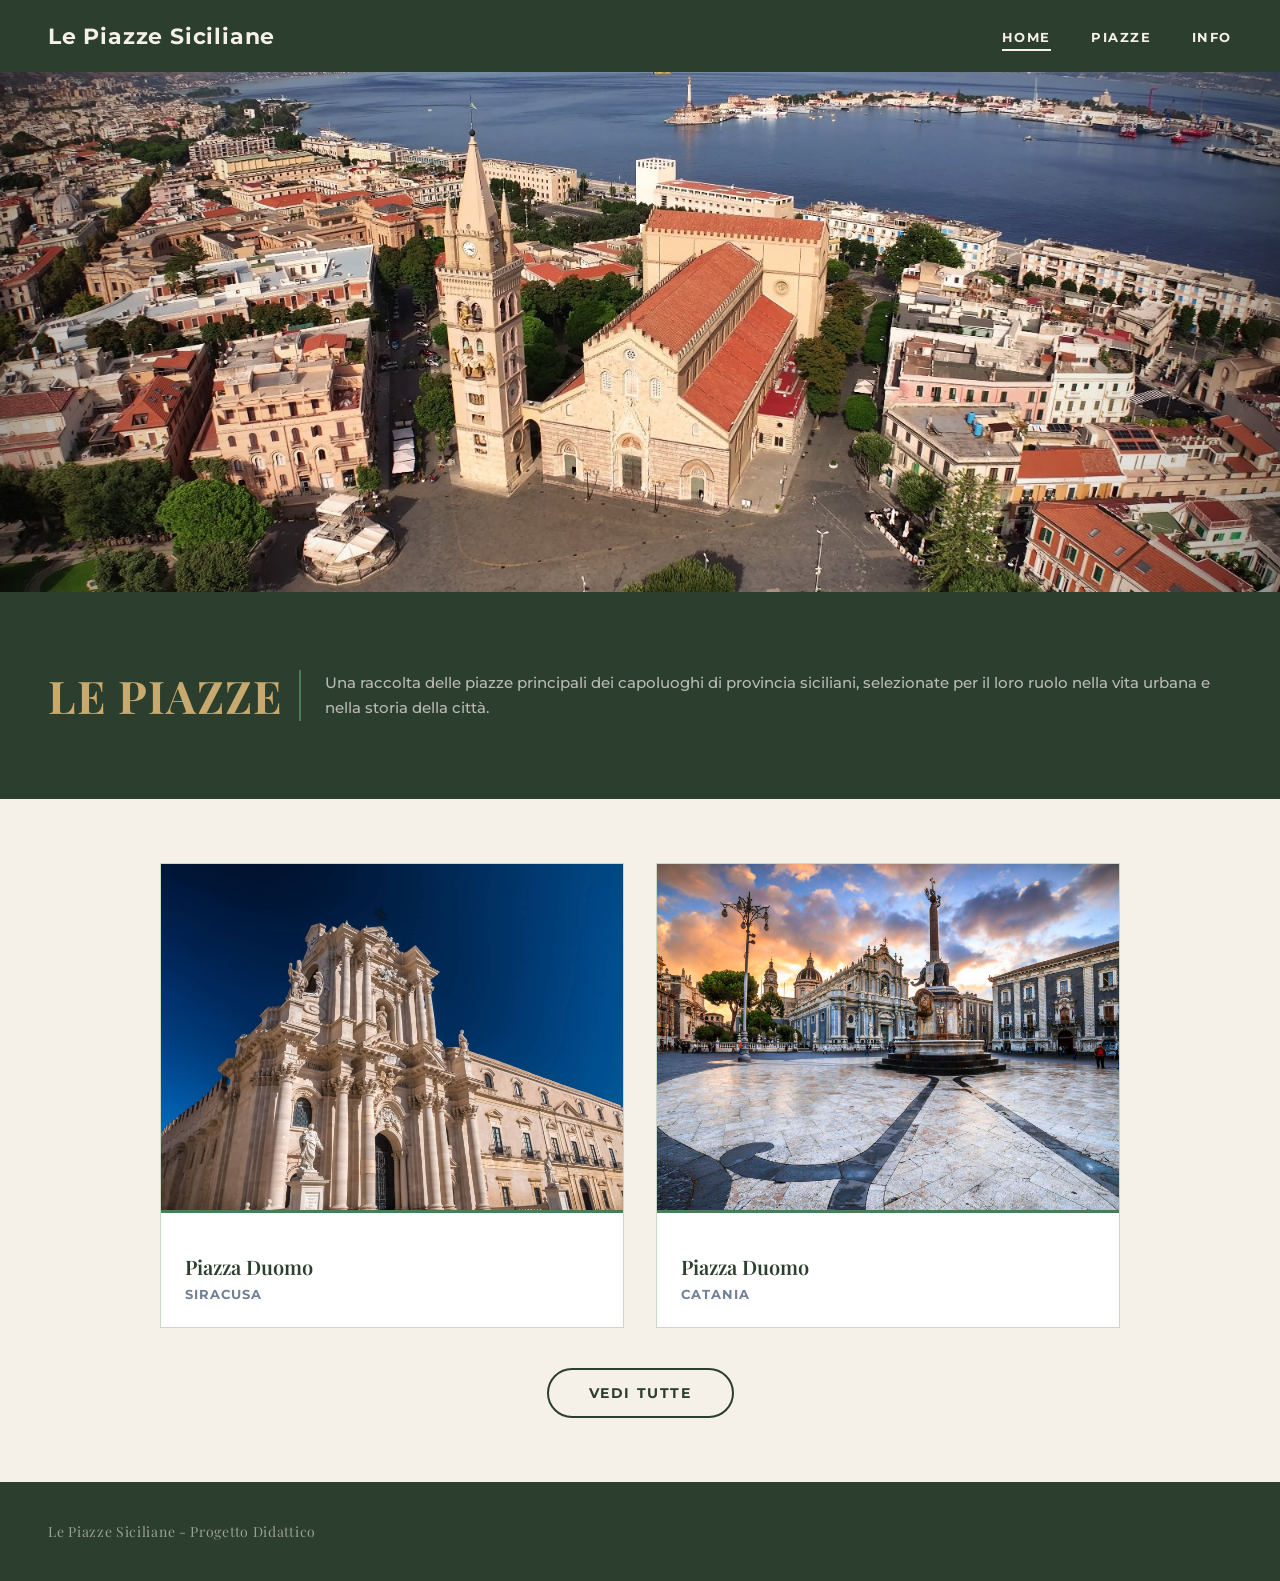
<file: index.html>
<!DOCTYPE html>
<html lang="it">
<head>
    <meta charset="UTF-8">
    <meta name="viewport" content="width=device-width, initial-scale=1.0">
    <link rel="preconnect" href="https://fonts.googleapis.com">
    <link rel="preconnect" href="https://fonts.gstatic.com" crossorigin>
    <link href="https://fonts.googleapis.com/css2?family=Montserrat:ital,wght@0,100..900;1,100..900&display=swap" rel="stylesheet">
    <link rel="preconnect" href="https://fonts.googleapis.com">
    <link href="https://fonts.googleapis.com/css2?family=Playfair+Display:ital,wght@0,400..900;1,400..900&display=swap" rel="stylesheet">
    <title>Sito Piazze</title>
    <link rel="stylesheet" href="css/style.css">
</head>
<body>
    <header>
        <a href="index.html" style="text-decoration:none;"><p>Le Piazze Siciliane</p></a>
        <nav>
            <ul>
                <li><a href="index.html" class="attiva">Home</a></li>
                <li><a href="piazze.html">Piazze</a></li>
                <li><a href="progetto.html">Info</a></li>
            </ul>
            <button class="hamburger" onclick="this.parentElement.classList.toggle('aperto')">
                <span></span>
                <span></span>
                <span></span>
            </button>
        </nav>
    </header>
    <main>
        <section class="hero">
            <div class="hero-img">
                <img src="img/copertina1.jpg" alt="Copertina Sito">
            </div>
        </section>
        <div class="banner-piazze">
            <h2>LE PIAZZE</h2>
            <p>Una raccolta delle piazze principali dei capoluoghi di provincia siciliani, selezionate per il loro ruolo nella vita urbana e nella storia della città.</p>
        </div>
        <section class="sezione-piazze">
            <div class="griglia">
                <div class="card-piazza">
                    <a href="piazza-duomo-sr.html" class="card-link">
                    <div class="immagine-piazza">
                        <img src="img/piazza-duomo-siracusa.jpg" alt="Piazza Duomo, Siracusa">
                    </div>
                    <div class="card-info">
                        <h3>Piazza Duomo</h3>
                        <span class="localita">Siracusa</span>
                    </div>
                    </a>
                </div>
                <div class="card-piazza">
                    <a href="piazza-duomo-ct.html" class="card-link">
                    <div class="immagine-piazza">
                        <img src="img/piazza-duomo-catania.jpg" alt="Piazza Duomo, Catania">
                    </div>
                    <div class="card-info">
                        <h3>Piazza Duomo</h3>
                        <span class="localita">Catania</span>
                    </div>
                    </a>
                </div>
            </div>
            <div class="btn-container">
                <a href="piazze.html" class="btn-vedi-tutte">Vedi tutte</a>
            </div>
        </section>
    </main>
    <footer>
        Le Piazze Siciliane - Progetto Didattico
    </footer>
</body>
</html>
</file>
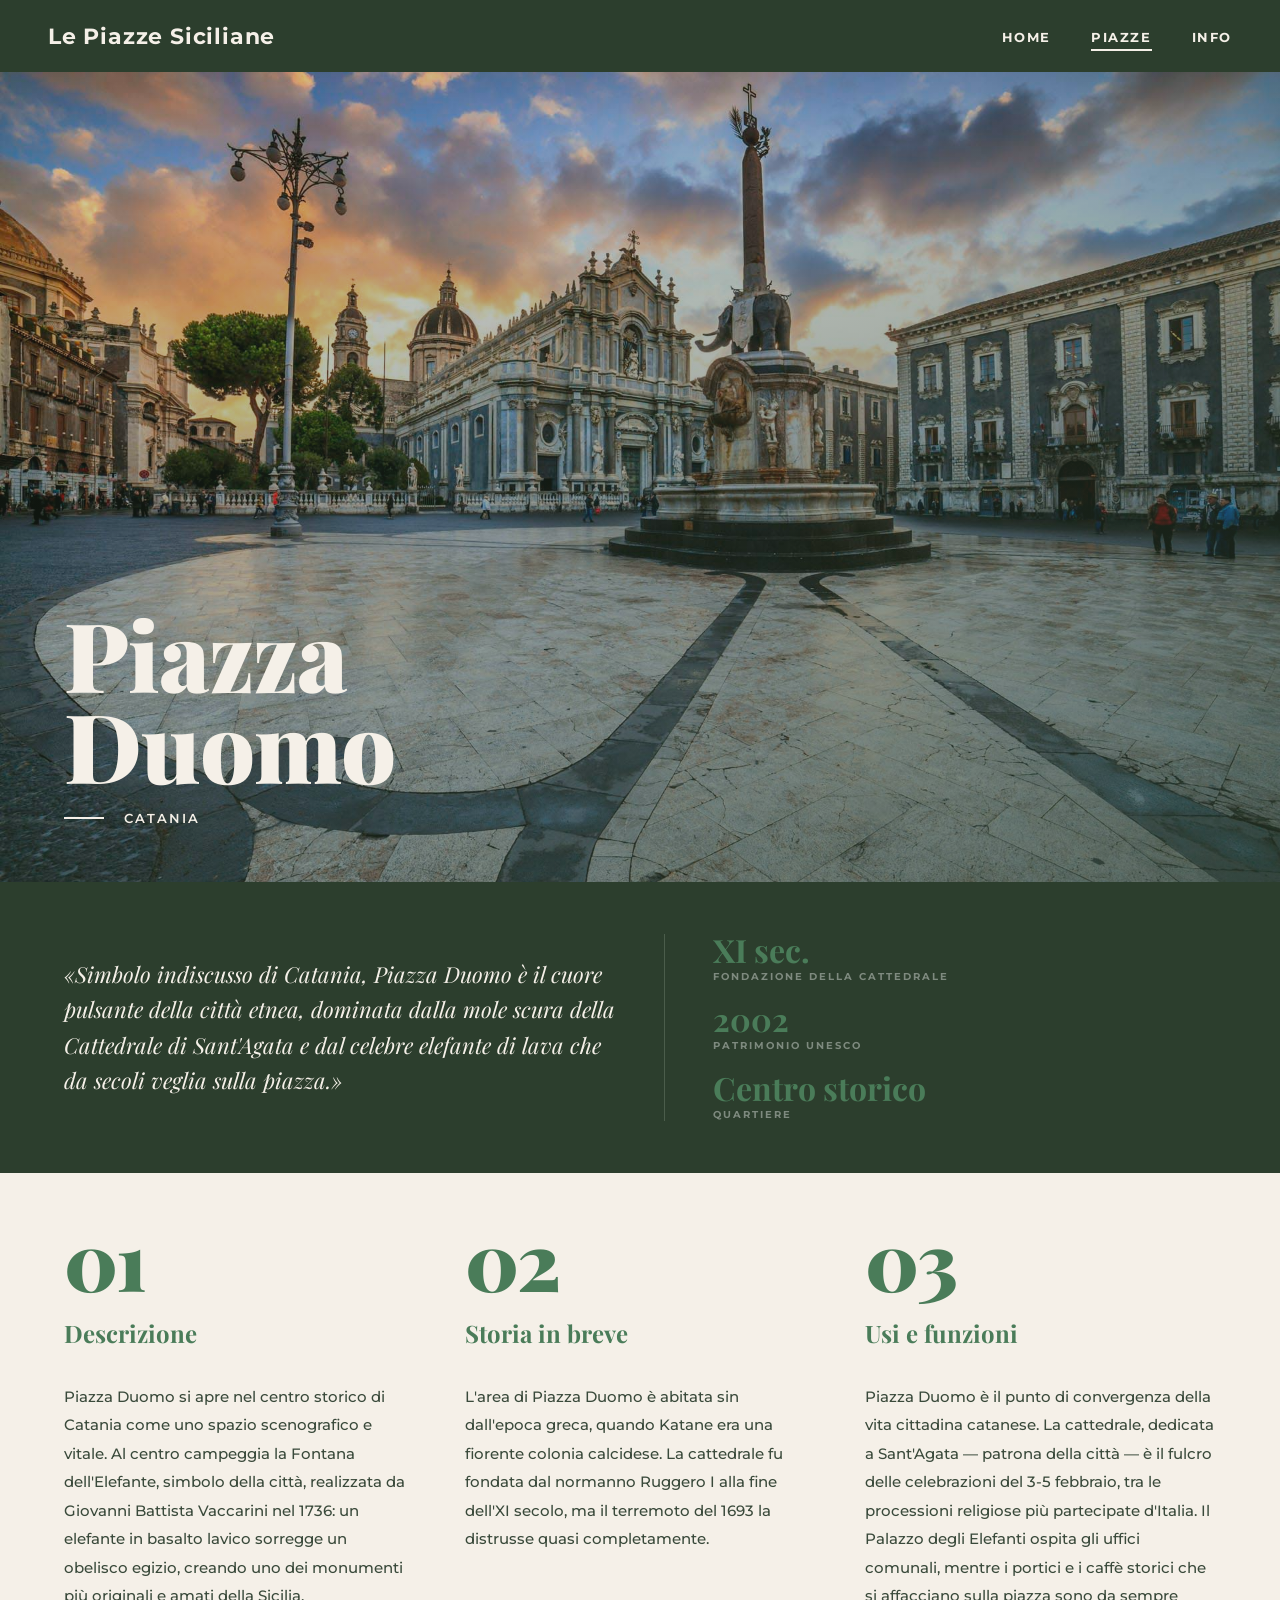
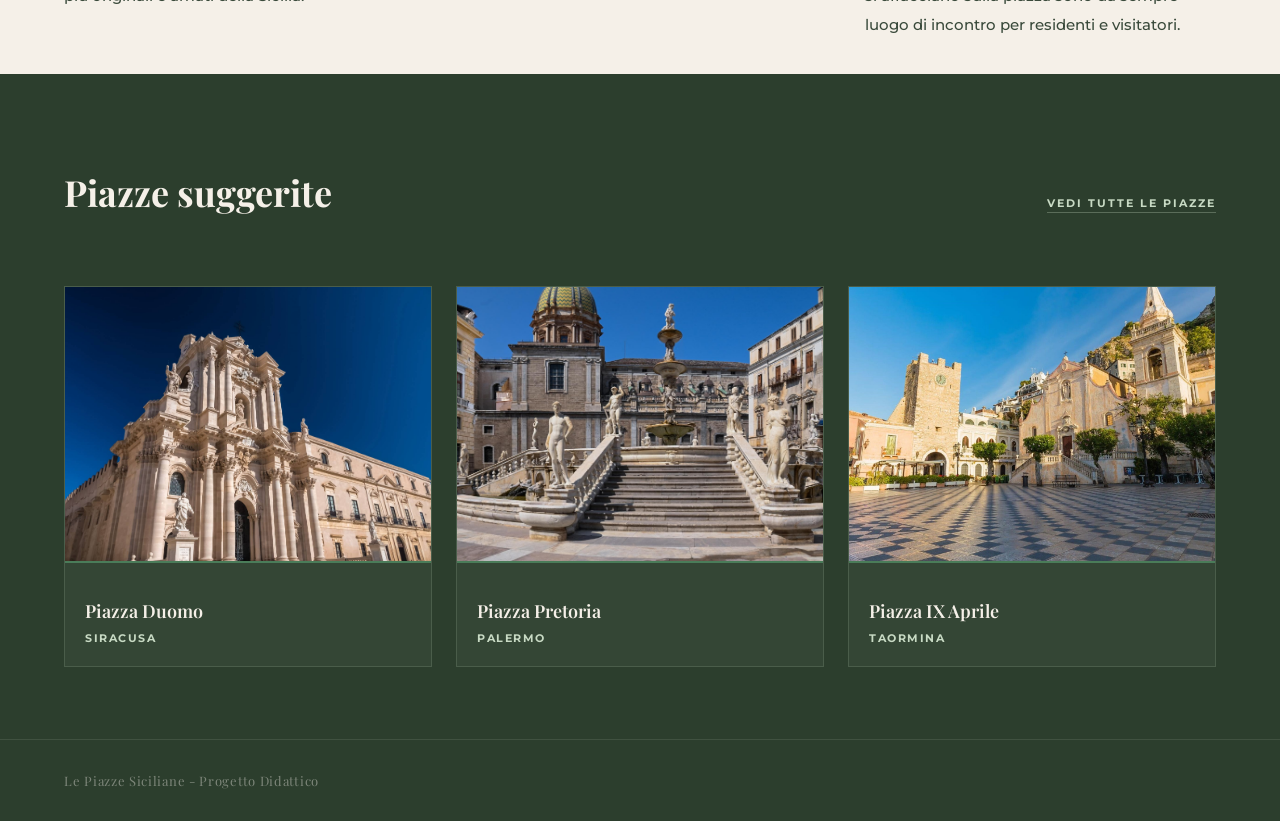
<file: piazza-duomo-ct.html>
<!DOCTYPE html>
<html lang="it">
<head>
    <meta charset="UTF-8">
    <meta name="viewport" content="width=device-width, initial-scale=1.0">
    <title>Piazza Duomo — Catania</title>
    <link rel="preconnect" href="https://fonts.googleapis.com">
    <link rel="preconnect" href="https://fonts.gstatic.com" crossorigin>
    <link href="https://fonts.googleapis.com/css2?family=Montserrat:wght@300;400;600;700;900&family=Playfair+Display:ital,wght@0,400;0,700;0,900;1,400;1,700&display=swap" rel="stylesheet">
    <link rel="stylesheet" href="css/style.css">
    <link rel="stylesheet" href="css/piazze.css">
    <link rel="stylesheet" href="css/piazze-singole.css">
</head>
<body>
    <header>
        <a href="index.html" style="text-decoration:none;"><p>Le Piazze Siciliane</p></a>
        <nav>
            <ul>
                <li><a href="index.html">Home</a></li>
                <li><a href="piazze.html" class="attiva">Piazze</a></li>
                <li><a href="progetto.html">Info</a></li>
            </ul>
            <button class="hamburger" onclick="this.parentElement.classList.toggle('aperto')">
                <span></span><span></span><span></span>
            </button>
        </nav>
    </header>
    <main>
        <section class="hero">
            <div class="hero-background">
                <img src="img/piazza-duomo-catania.jpg" alt="Piazza Duomo, Siracusa">
            </div>
            <div class="hero-sfumatura"></div>
            <div class="hero-contenuto">
                <h1>Piazza<br>Duomo</h1>
                <div class="hero-meta">
                    <div class="linea"></div>
                    <span>Catania</span>
                </div>
            </div>
        </section>
        <div class="intro">
            <p class="intro-frase">«Simbolo indiscusso di Catania, Piazza Duomo è il cuore pulsante della città etnea, dominata dalla mole scura della Cattedrale di Sant'Agata e dal celebre elefante di lava che da secoli veglia sulla piazza.»</p>
            <div class="intro-dati">
                <div class="dato">
                    <span class="dato-valore">XI sec.</span>
                    <span class="dato-label">Fondazione della cattedrale</span>
                </div>
                <div class="dato">
                    <span class="dato-valore">2002</span>
                    <span class="dato-label">Patrimonio UNESCO</span>
                </div>
                <div class="dato">
                    <span class="dato-valore">Centro storico</span>
                    <span class="dato-label">Quartiere</span>
                </div>
            </div>
        </div>
        <div class="sezioni">
            <div class="sezione">
                <div class="sezione-intestazione">
                    <span class="sezione-numero">01</span>
                    <h2 class="sezione-titolo">Descrizione</h2>
                </div>
                <div class="sezione-corpo">
                    <p>Piazza Duomo si apre nel centro storico di Catania come uno spazio scenografico e vitale. Al centro campeggia la Fontana dell'Elefante, simbolo della città, realizzata da Giovanni Battista Vaccarini nel 1736: un elefante in basalto lavico sorregge un obelisco egizio, creando uno dei monumenti più originali e amati della Sicilia.</p>
                </div>
            </div>
            <div class="sezione">
                <div class="sezione-intestazione">
                    <span class="sezione-numero">02</span>
                    <h2 class="sezione-titolo">Storia in breve</h2>
                </div>
                <div class="sezione-corpo">
                    <p>L'area di Piazza Duomo è abitata sin dall'epoca greca, quando Katane era una fiorente colonia calcidese. La cattedrale fu fondata dal normanno Ruggero I alla fine dell'XI secolo, ma il terremoto del 1693 la distrusse quasi completamente.</p>
                </div>
            </div>
            <div class="sezione">
                <div class="sezione-intestazione">
                    <span class="sezione-numero">03</span>
                    <h2 class="sezione-titolo">Usi e funzioni</h2>
                </div>
                <div class="sezione-corpo">
                    <p>Piazza Duomo è il punto di convergenza della vita cittadina catanese. La cattedrale, dedicata a Sant'Agata — patrona della città — è il fulcro delle celebrazioni del 3-5 febbraio, tra le processioni religiose più partecipate d'Italia. Il Palazzo degli Elefanti ospita gli uffici comunali, mentre i portici e i caffè storici che si affacciano sulla piazza sono da sempre luogo di incontro per residenti e visitatori.</p>
                </div>
            </div>
        </div>
        <section class="suggerite">
            <div class="suggerite-header">
                <h2>Piazze suggerite</h2>
                <a href="piazze.html">Vedi tutte le piazze</a>
            </div>
            <div class="griglia-suggerite">
                <div class="card-piazza">
                    <a href="piazza-duomo-sr.html" class="card-link">
                    <div class="immagine-piazza">
                        <img src="img/piazza-duomo-siracusa.jpg" alt="Piazza Duomo, Siracusa">
                    </div>
                    <div class="card-info">
                        <h3>Piazza Duomo</h3>
                        <span class="localita">Siracusa</span>
                    </div>
                    </a>
                </div>
                <div class="card-piazza">
                    <a href="piazza-pretoria-pa.html" class="card-link">
                    <div class="immagine-piazza">
                        <img src="img/piazza-pretoria-palermo.jpg" alt="Piazza Pretoria, Palermo">
                    </div>
                    <div class="card-info">
                        <h3>Piazza Pretoria</h3>
                        <span class="localita">Palermo</span>
                    </div>
                    </a>
                </div>
                <div class="card-piazza">
                    <a href="piazza-ix-aprile-ta.html" class="card-link">
                    <div class="immagine-piazza">
                        <img src="img/piazza-ix-aprile-taormina.jpg" alt="Piazza IX Aprile, Taormina">
                    </div>
                    <div class="card-info">
                        <h3>Piazza IX Aprile</h3>
                        <span class="localita">Taormina</span>
                    </div>
                    </a>
                </div>
            </div>
        </section>
    </main>
    <footer>
        Le Piazze Siciliane - Progetto Didattico
    </footer>
</body>
</html>
</file>
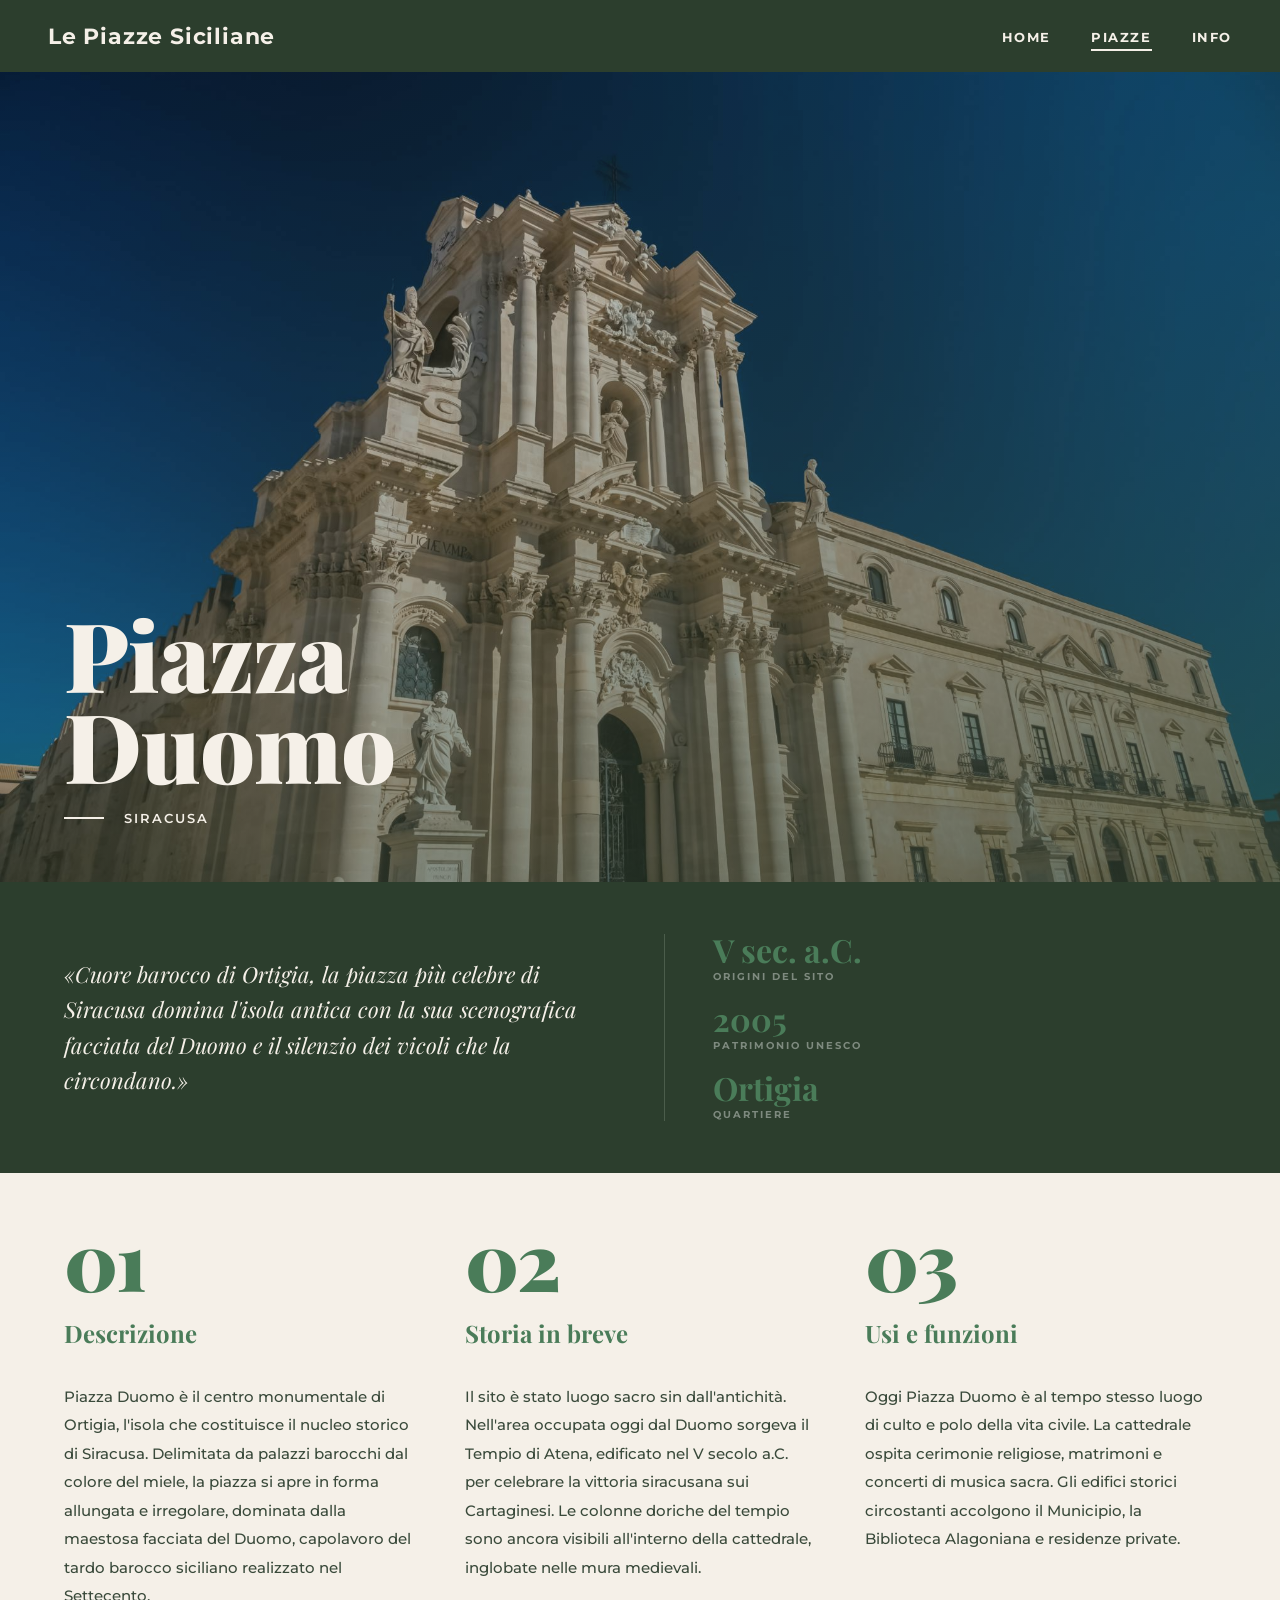
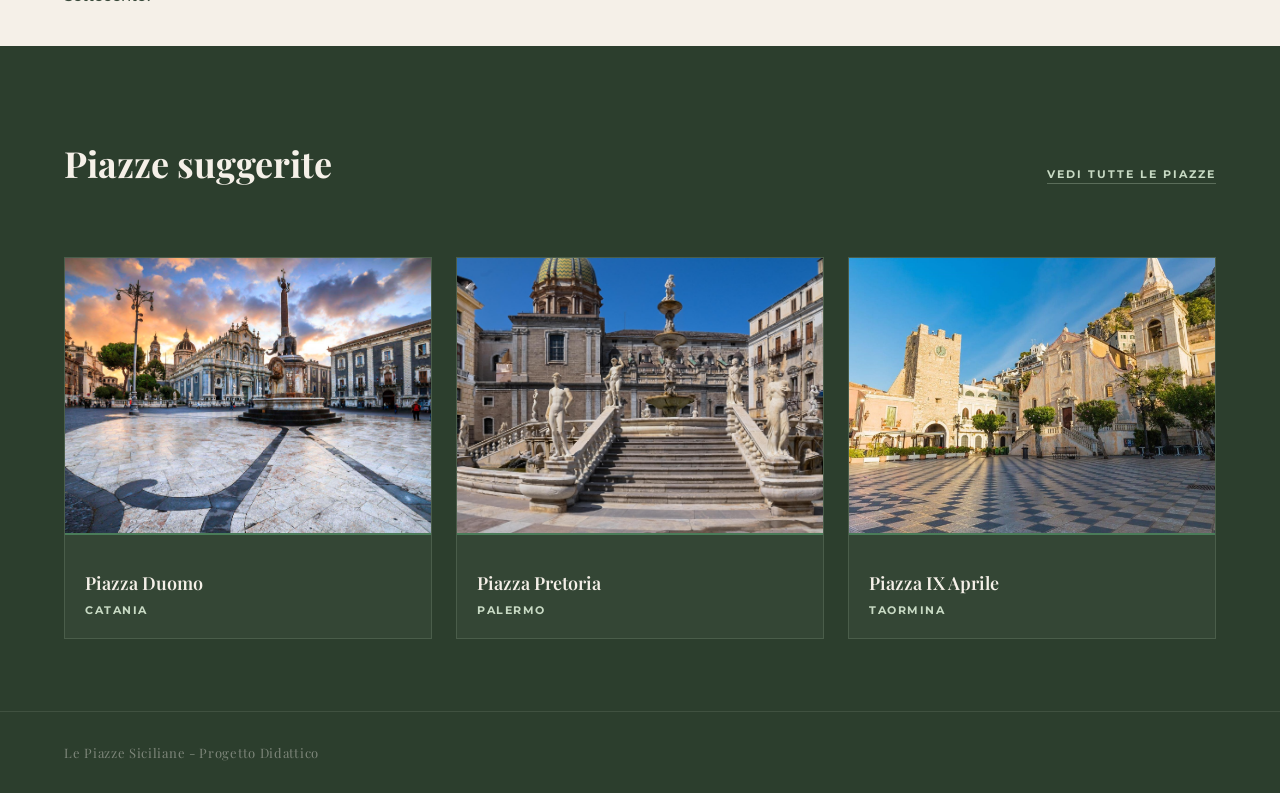
<file: piazza-duomo-sr.html>
<!DOCTYPE html>
<html lang="it">
<head>
    <meta charset="UTF-8">
    <meta name="viewport" content="width=device-width, initial-scale=1.0">
    <title>Piazza Duomo — Siracusa</title>
    <link rel="preconnect" href="https://fonts.googleapis.com">
    <link rel="preconnect" href="https://fonts.gstatic.com" crossorigin>
    <link href="https://fonts.googleapis.com/css2?family=Montserrat:wght@300;400;600;700;900&family=Playfair+Display:ital,wght@0,400;0,700;0,900;1,400;1,700&display=swap" rel="stylesheet">
    <link rel="stylesheet" href="css/style.css">
    <link rel="stylesheet" href="css/piazze.css">
    <link rel="stylesheet" href="css/piazze-singole.css">
</head>
<body>
    <header>
        <a href="index.html" style="text-decoration:none;"><p>Le Piazze Siciliane</p></a>
        <nav>
            <ul>
                <li><a href="index.html">Home</a></li>
                <li><a href="piazze.html" class="attiva">Piazze</a></li>
                <li><a href="progetto.html">Info</a></li>
            </ul>
            <button class="hamburger" onclick="this.parentElement.classList.toggle('aperto')">
                <span></span><span></span><span></span>
            </button>
        </nav>
    </header>
    <main>
        <section class="hero">
            <div class="hero-background">
                <img src="img/piazza-duomo-siracusa.jpg" alt="Piazza Duomo, Siracusa">
            </div>
            <div class="hero-sfumatura"></div>
            <div class="hero-contenuto">
                <h1>Piazza<br>Duomo</h1>
                <div class="hero-meta">
                    <div class="linea"></div>
                    <span>Siracusa</span>
                </div>
            </div>
        </section>
        <div class="intro">
            <p class="intro-frase">«Cuore barocco di Ortigia, la piazza più celebre di Siracusa domina l'isola antica con la sua scenografica facciata del Duomo e il silenzio dei vicoli che la circondano.»</p>
            <div class="intro-dati">
                <div class="dato">
                    <span class="dato-valore">V sec. a.C.</span>
                    <span class="dato-label">Origini del sito</span>
                </div>
                <div class="dato">
                    <span class="dato-valore">2005</span>
                    <span class="dato-label">Patrimonio UNESCO</span>
                </div>
                <div class="dato">
                    <span class="dato-valore">Ortigia</span>
                    <span class="dato-label">Quartiere</span>
                </div>
            </div>
        </div>
        <div class="sezioni">
            <div class="sezione">
                <div class="sezione-intestazione">
                    <span class="sezione-numero">01</span>
                    <h2 class="sezione-titolo">Descrizione</h2>
                </div>
                <div class="sezione-corpo">
                    <p>Piazza Duomo è il centro monumentale di Ortigia, l'isola che costituisce il nucleo storico di Siracusa. Delimitata da palazzi barocchi dal colore del miele, la piazza si apre in forma allungata e irregolare, dominata dalla maestosa facciata del Duomo, capolavoro del tardo barocco siciliano realizzato nel Settecento.</p>
                </div>
            </div>
            <div class="sezione">
                <div class="sezione-intestazione">
                    <span class="sezione-numero">02</span>
                    <h2 class="sezione-titolo">Storia in breve</h2>
                </div>
                <div class="sezione-corpo">
                    <p>Il sito è stato luogo sacro sin dall'antichità. Nell'area occupata oggi dal Duomo sorgeva il Tempio di Atena, edificato nel V secolo a.C. per celebrare la vittoria siracusana sui Cartaginesi. Le colonne doriche del tempio sono ancora visibili all'interno della cattedrale, inglobate nelle mura medievali.</p>
                </div>
            </div>
            <div class="sezione">
                <div class="sezione-intestazione">
                    <span class="sezione-numero">03</span>
                    <h2 class="sezione-titolo">Usi e funzioni</h2>
                </div>
                <div class="sezione-corpo">
                    <p>Oggi Piazza Duomo è al tempo stesso luogo di culto e polo della vita civile. La cattedrale ospita cerimonie religiose, matrimoni e concerti di musica sacra. Gli edifici storici circostanti accolgono il Municipio, la Biblioteca Alagoniana e residenze private.</p>
                </div>
            </div>
        </div>
        <section class="suggerite">
            <div class="suggerite-header">
                <h2>Piazze suggerite</h2>
                <a href="piazze.html">Vedi tutte le piazze</a>
            </div>
            <div class="griglia-suggerite">
                <div class="card-piazza">
                    <a href="piazza-duomo-ct.html" class="card-link">
                    <div class="immagine-piazza">
                        <img src="img/piazza-duomo-catania.jpg" alt="Piazza Duomo, Catania">
                    </div>
                    <div class="card-info">
                        <h3>Piazza Duomo</h3>
                        <span class="localita">Catania</span>
                    </div>
                    </a>
                </div>
                <div class="card-piazza">
                    <a href="piazza-pretoria-pa.html" class="card-link">
                    <div class="immagine-piazza">
                        <img src="img/piazza-pretoria-palermo.jpg" alt="Piazza Pretoria, Palermo">
                    </div>
                    <div class="card-info">
                        <h3>Piazza Pretoria</h3>
                        <span class="localita">Palermo</span>
                    </div>
                    </a>
                </div>
                <div class="card-piazza">
                    <a href="piazza-ix-aprile-ta.html" class="card-link">
                    <div class="immagine-piazza">
                        <img src="img/piazza-ix-aprile-taormina.jpg" alt="Piazza IX Aprile, Taormina">
                    </div>
                    <div class="card-info">
                        <h3>Piazza IX Aprile</h3>
                        <span class="localita">Taormina</span>
                    </div>
                    </a>
                </div>
            </div>
        </section>
    </main>
    <footer>
        Le Piazze Siciliane - Progetto Didattico
    </footer>
</body>
</html>
</file>
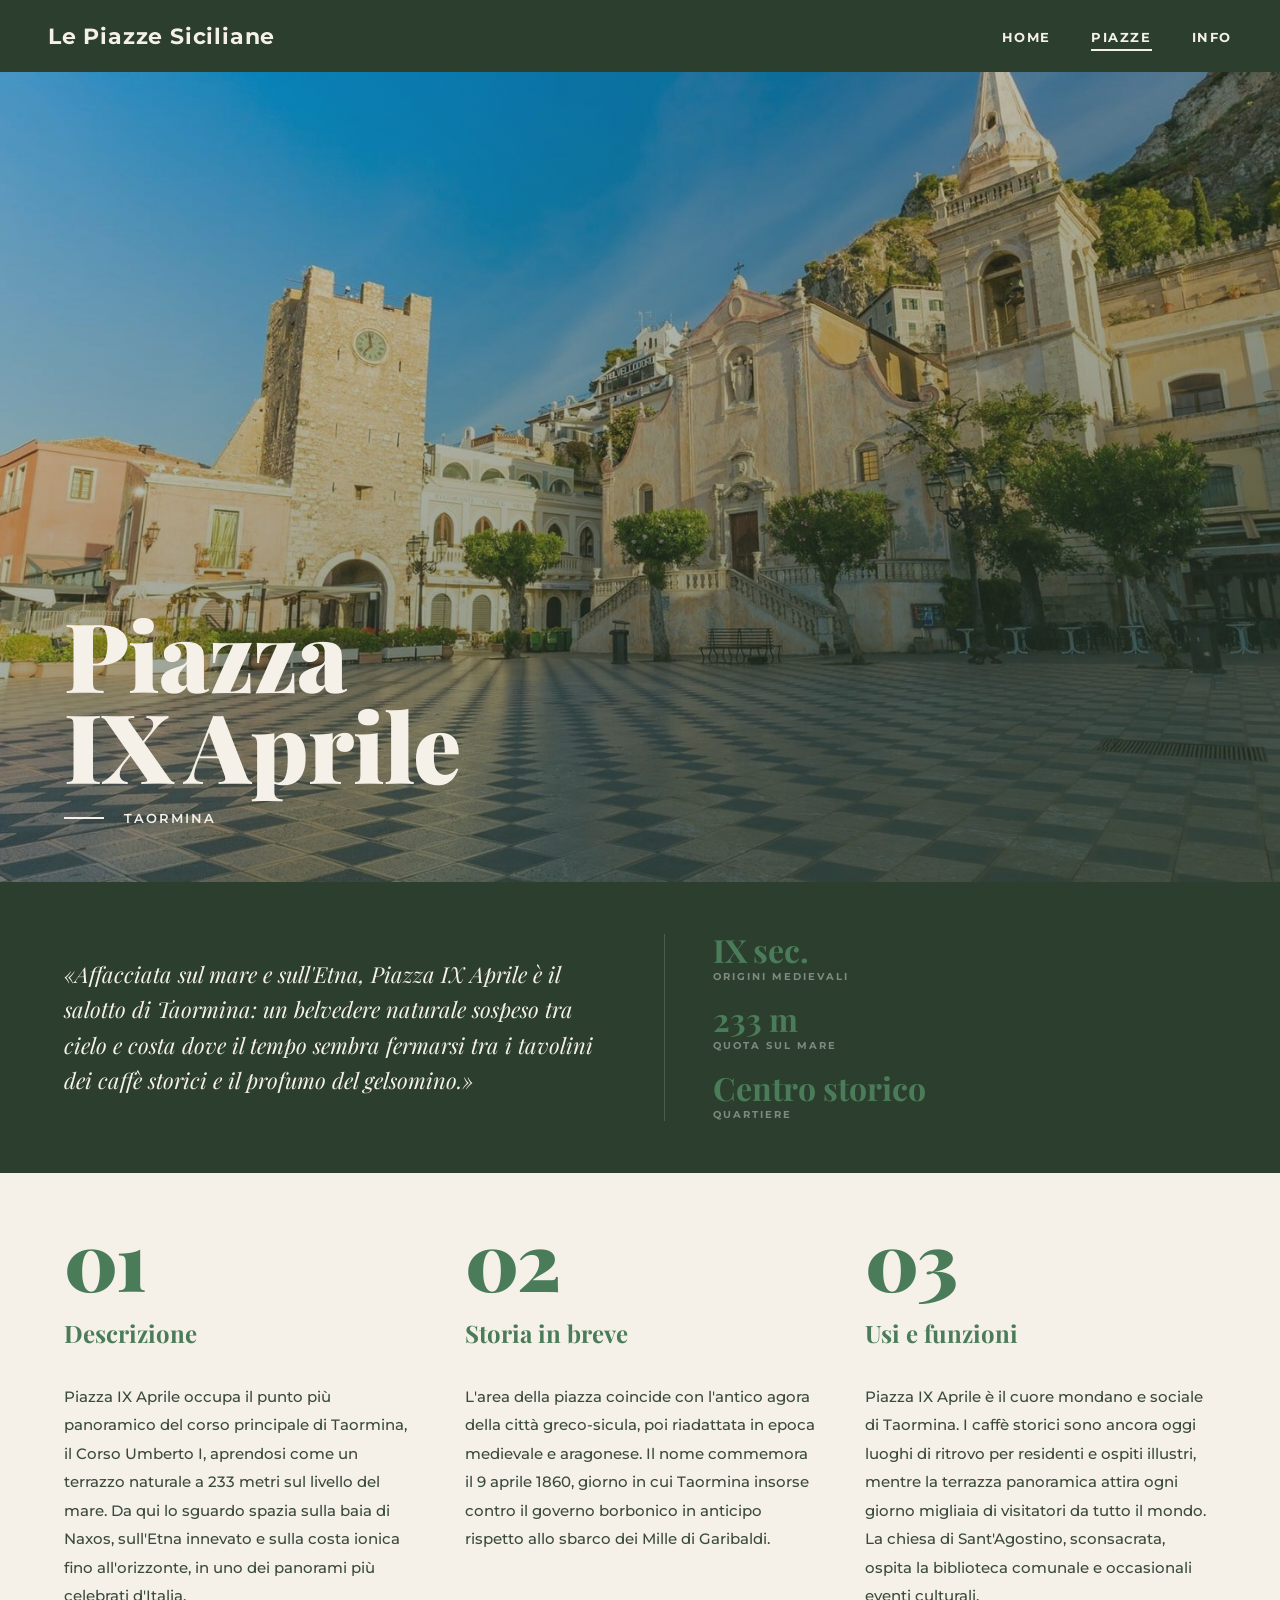
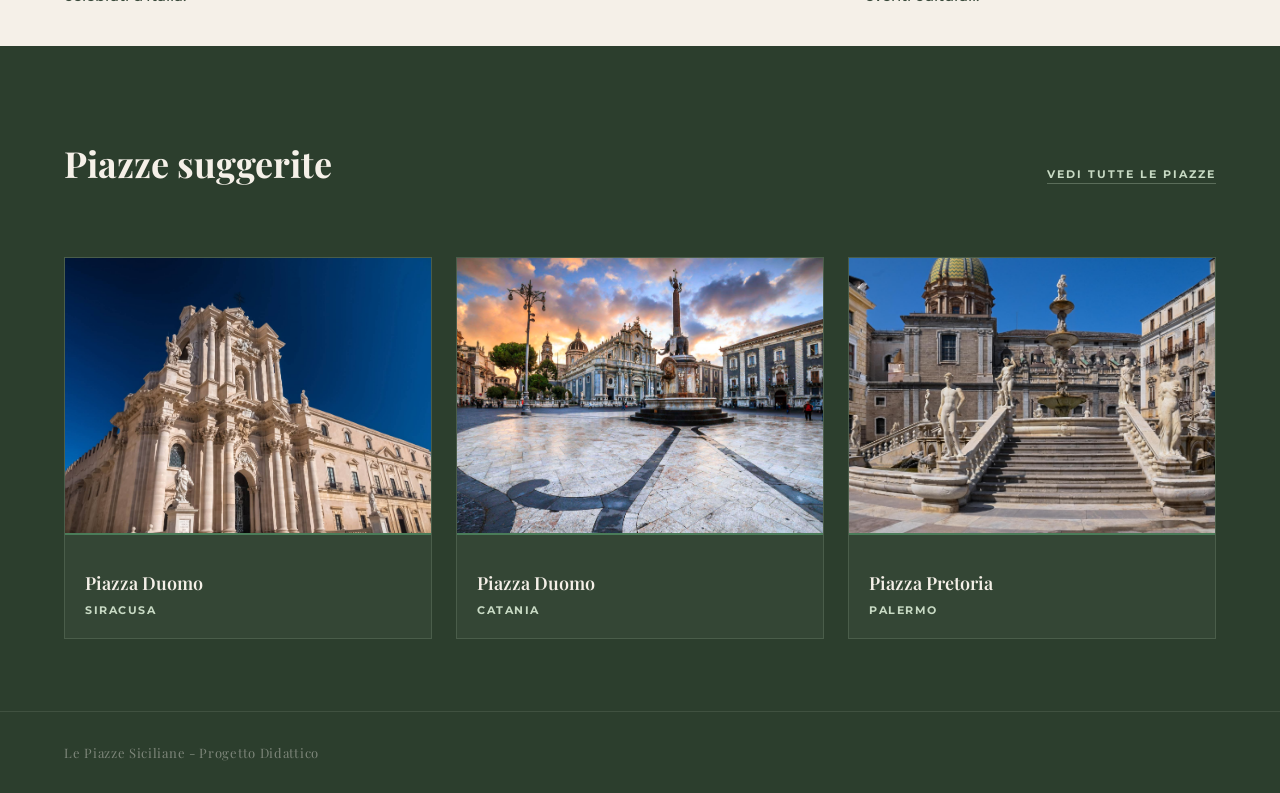
<file: piazza-ix-aprile-ta.html>
<!DOCTYPE html>
<html lang="it">
<head>
    <meta charset="UTF-8">
    <meta name="viewport" content="width=device-width, initial-scale=1.0">
    <title>Piazza IX Aprile — Taormina</title>
    <link rel="preconnect" href="https://fonts.googleapis.com">
    <link rel="preconnect" href="https://fonts.gstatic.com" crossorigin>
    <link href="https://fonts.googleapis.com/css2?family=Montserrat:wght@300;400;600;700;900&family=Playfair+Display:ital,wght@0,400;0,700;0,900;1,400;1,700&display=swap" rel="stylesheet">
    <link rel="stylesheet" href="css/style.css">
    <link rel="stylesheet" href="css/piazze.css">
    <link rel="stylesheet" href="css/piazze-singole.css">
</head>
<body>
    <header>
        <a href="index.html" style="text-decoration:none;"><p>Le Piazze Siciliane</p></a>
        <nav>
            <ul>
                <li><a href="index.html">Home</a></li>
                <li><a href="piazze.html" class="attiva">Piazze</a></li>
                <li><a href="progetto.html">Info</a></li>
            </ul>
            <button class="hamburger" onclick="this.parentElement.classList.toggle('aperto')">
                <span></span><span></span><span></span>
            </button>
        </nav>
    </header>
    <main>
        <section class="hero">
            <div class="hero-background">
                <img src="img/piazza-ix-aprile-taormina.jpg" alt="Piazza IX Aprile, Taormina">
            </div>
            <div class="hero-sfumatura"></div>
            <div class="hero-contenuto">
                <h1>Piazza<br>IX Aprile</h1>
                <div class="hero-meta">
                    <div class="linea"></div>
                    <span>Taormina</span>
                </div>
            </div>
        </section>
        <div class="intro">
            <p class="intro-frase">«Affacciata sul mare e sull'Etna, Piazza IX Aprile è il salotto di Taormina: un belvedere naturale sospeso tra cielo e costa dove il tempo sembra fermarsi tra i tavolini dei caffè storici e il profumo del gelsomino.»</p>
            <div class="intro-dati">
                <div class="dato">
                    <span class="dato-valore">IX sec.</span>
                    <span class="dato-label">Origini medievali</span>
                </div>
                <div class="dato">
                    <span class="dato-valore">233 m</span>
                    <span class="dato-label">Quota sul mare</span>
                </div>
                <div class="dato">
                    <span class="dato-valore">Centro storico</span>
                    <span class="dato-label">Quartiere</span>
                </div>
            </div>
        </div>
        <div class="sezioni">
            <div class="sezione">
                <div class="sezione-intestazione">
                    <span class="sezione-numero">01</span>
                    <h2 class="sezione-titolo">Descrizione</h2>
                </div>
                <div class="sezione-corpo">
                    <p>Piazza IX Aprile occupa il punto più panoramico del corso principale di Taormina, il Corso Umberto I, aprendosi come un terrazzo naturale a 233 metri sul livello del mare. Da qui lo sguardo spazia sulla baia di Naxos, sull'Etna innevato e sulla costa ionica fino all'orizzonte, in uno dei panorami più celebrati d'Italia.</p>
                </div>
            </div>
            <div class="sezione">
                <div class="sezione-intestazione">
                    <span class="sezione-numero">02</span>
                    <h2 class="sezione-titolo">Storia in breve</h2>
                </div>
                <div class="sezione-corpo">
                    <p>L'area della piazza coincide con l'antico agora della città greco-sicula, poi riadattata in epoca medievale e aragonese. Il nome commemora il 9 aprile 1860, giorno in cui Taormina insorse contro il governo borbonico in anticipo rispetto allo sbarco dei Mille di Garibaldi.</p>
                </div>
            </div>
            <div class="sezione">
                <div class="sezione-intestazione">
                    <span class="sezione-numero">03</span>
                    <h2 class="sezione-titolo">Usi e funzioni</h2>
                </div>
                <div class="sezione-corpo">
                    <p>Piazza IX Aprile è il cuore mondano e sociale di Taormina. I caffè storici sono ancora oggi luoghi di ritrovo per residenti e ospiti illustri, mentre la terrazza panoramica attira ogni giorno migliaia di visitatori da tutto il mondo. La chiesa di Sant'Agostino, sconsacrata, ospita la biblioteca comunale e occasionali eventi culturali.</p>
                </div>
            </div>
        </div>
        <section class="suggerite">
            <div class="suggerite-header">
                <h2>Piazze suggerite</h2>
                <a href="piazze.html">Vedi tutte le piazze</a>
            </div>
            <div class="griglia-suggerite">
                <div class="card-piazza">
                    <a href="piazza-duomo-sr.html" class="card-link">
                    <div class="immagine-piazza">
                        <img src="img/piazza-duomo-siracusa.jpg" alt="Piazza Duomo, Siracusa">
                    </div>
                    <div class="card-info">
                        <h3>Piazza Duomo</h3>
                        <span class="localita">Siracusa</span>
                    </div>
                    </a>
                </div>
                <div class="card-piazza">
                    <a href="piazza-duomo-ct.html" class="card-link">
                    <div class="immagine-piazza">
                        <img src="img/piazza-duomo-catania.jpg" alt="Piazza Duomo, Catania">
                    </div>
                    <div class="card-info">
                        <h3>Piazza Duomo</h3>
                        <span class="localita">Catania</span>
                    </div>
                    </a>
                </div>
                <div class="card-piazza">
                    <a href="piazza-pretoria-pa.html" class="card-link">
                    <div class="immagine-piazza">
                        <img src="img/piazza-pretoria-palermo.jpg" alt="Piazza Pretoria, Palermo">
                    </div>
                    <div class="card-info">
                        <h3>Piazza Pretoria</h3>
                        <span class="localita">Palermo</span>
                    </div>
                    </a>
                </div>
            </div>
        </section>
    </main>
    <footer>
        Le Piazze Siciliane - Progetto Didattico
    </footer>
</body>
</html>
</file>
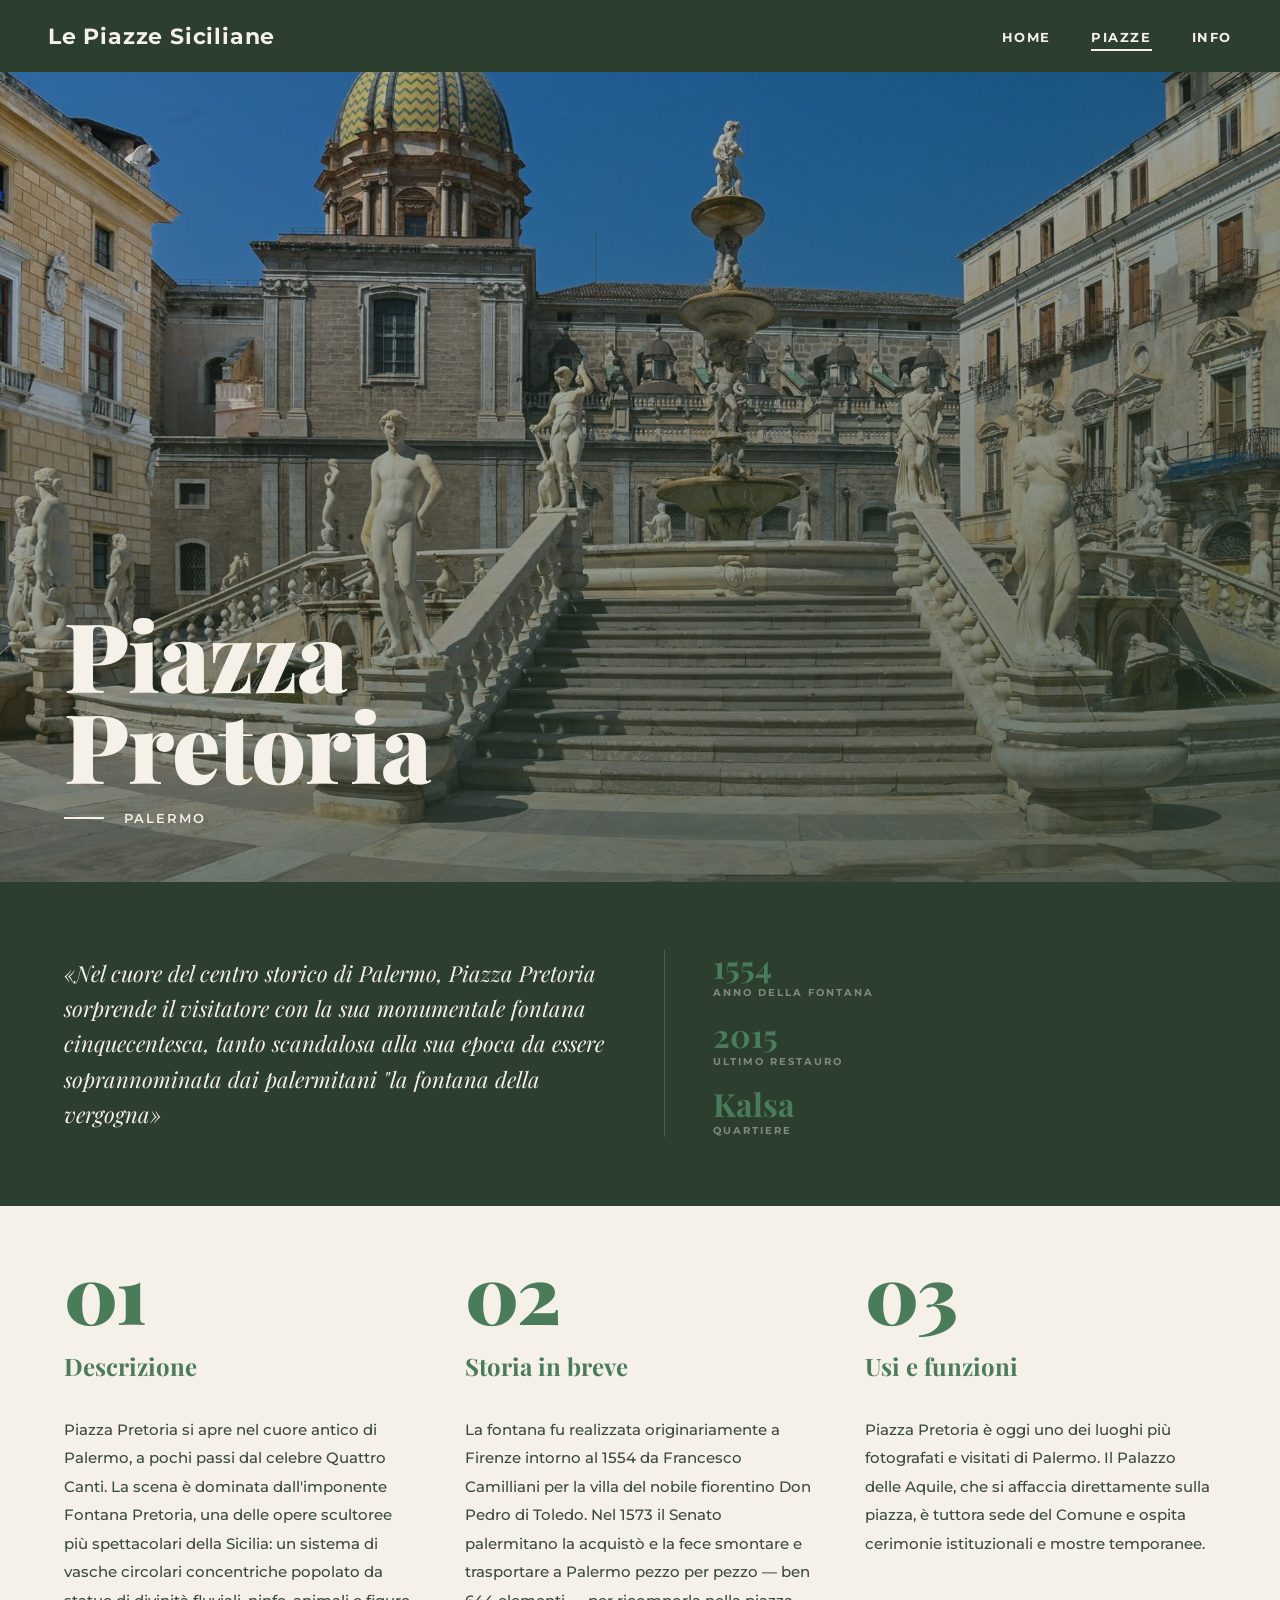
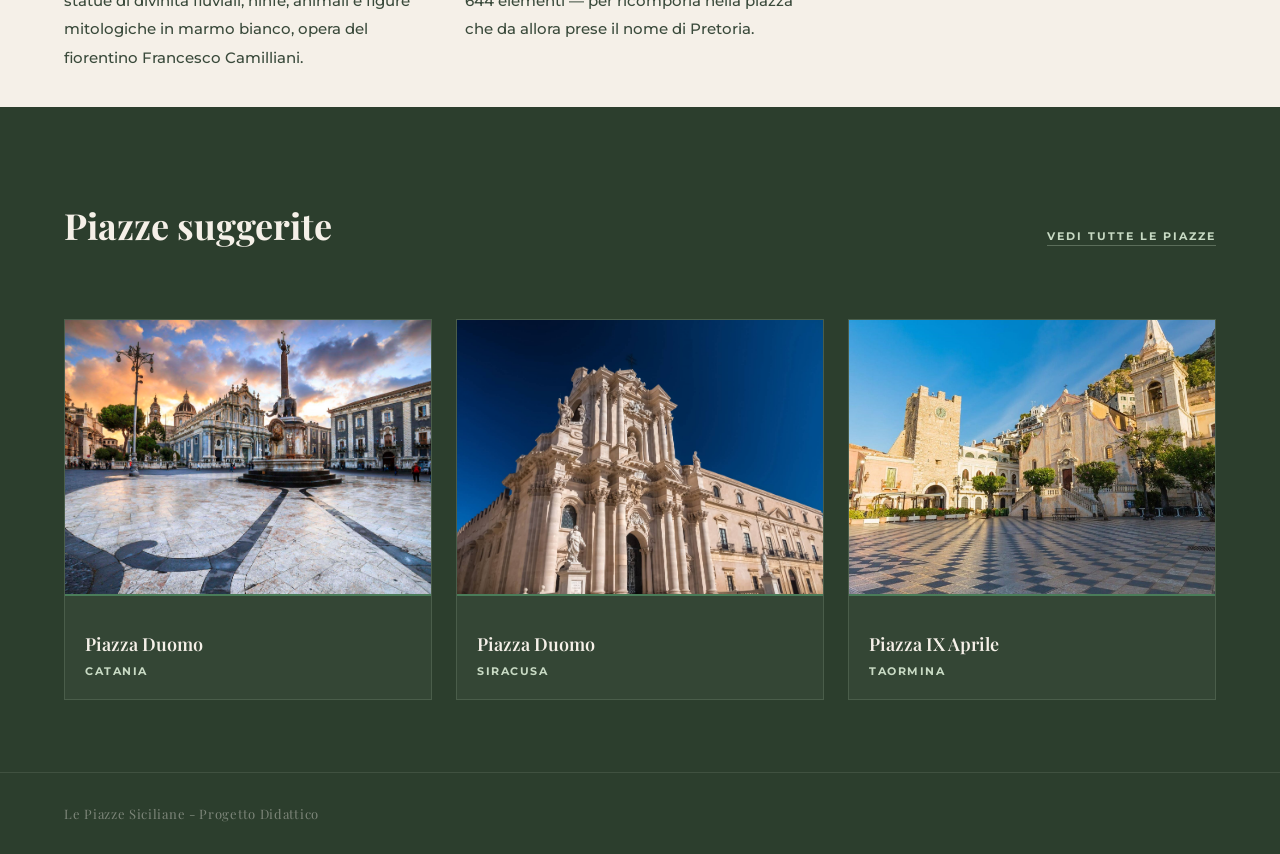
<file: piazza-pretoria-pa.html>
<!DOCTYPE html>
<html lang="it">
<head>
    <meta charset="UTF-8">
    <meta name="viewport" content="width=device-width, initial-scale=1.0">
    <title>Piazza Pretoria — Palermo</title>
    <link rel="preconnect" href="https://fonts.googleapis.com">
    <link rel="preconnect" href="https://fonts.gstatic.com" crossorigin>
    <link href="https://fonts.googleapis.com/css2?family=Montserrat:wght@300;400;600;700;900&family=Playfair+Display:ital,wght@0,400;0,700;0,900;1,400;1,700&display=swap" rel="stylesheet">
    <link rel="stylesheet" href="css/style.css">
    <link rel="stylesheet" href="css/piazze.css">
    <link rel="stylesheet" href="css/piazze-singole.css">
</head>
<body>
    <header>
        <a href="index.html" style="text-decoration:none;"><p>Le Piazze Siciliane</p></a>
        <nav>
            <ul>
                <li><a href="index.html">Home</a></li>
                <li><a href="piazze.html" class="attiva">Piazze</a></li>
                <li><a href="progetto.html">Info</a></li>
            </ul>
            <button class="hamburger" onclick="this.parentElement.classList.toggle('aperto')">
                <span></span><span></span><span></span>
            </button>
        </nav>
    </header>
    <main>
        <section class="hero">
            <div class="hero-background">
                <img src="img/piazza-pretoria-palermo.jpg" alt="Piazza Pretoria, Palermo">
            </div>
            <div class="hero-sfumatura"></div>
            <div class="hero-contenuto">
                <h1>Piazza<br>Pretoria</h1>
                <div class="hero-meta">
                    <div class="linea"></div>
                    <span>Palermo</span>
                </div>
            </div>
        </section>
        <div class="intro">
            <p class="intro-frase">«Nel cuore del centro storico di Palermo, Piazza Pretoria sorprende il visitatore con la sua monumentale fontana cinquecentesca, tanto scandalosa alla sua epoca da essere soprannominata dai palermitani "la fontana della vergogna»</p>
            <div class="intro-dati">
                <div class="dato">
                    <span class="dato-valore">1554</span>
                    <span class="dato-label">Anno della Fontana</span>
                </div>
                <div class="dato">
                    <span class="dato-valore">2015</span>
                    <span class="dato-label">Ultimo restauro</span>
                </div>
                <div class="dato">
                    <span class="dato-valore">Kalsa</span>
                    <span class="dato-label">Quartiere</span>
                </div>
            </div>
        </div>
        <div class="sezioni">
            <div class="sezione">
                <div class="sezione-intestazione">
                    <span class="sezione-numero">01</span>
                    <h2 class="sezione-titolo">Descrizione</h2>
                </div>
                <div class="sezione-corpo">
                    <p>Piazza Pretoria si apre nel cuore antico di Palermo, a pochi passi dal celebre Quattro Canti. La scena è dominata dall'imponente Fontana Pretoria, una delle opere scultoree più spettacolari della Sicilia: un sistema di vasche circolari concentriche popolato da statue di divinità fluviali, ninfe, animali e figure mitologiche in marmo bianco, opera del fiorentino Francesco Camilliani.</p>
                </div>
            </div>
            <div class="sezione">
                <div class="sezione-intestazione">
                    <span class="sezione-numero">02</span>
                    <h2 class="sezione-titolo">Storia in breve</h2>
                </div>
                <div class="sezione-corpo">
                    <p>La fontana fu realizzata originariamente a Firenze intorno al 1554 da Francesco Camilliani per la villa del nobile fiorentino Don Pedro di Toledo. Nel 1573 il Senato palermitano la acquistò e la fece smontare e trasportare a Palermo pezzo per pezzo — ben 644 elementi — per ricomporla nella piazza che da allora prese il nome di Pretoria.</p>
                </div>
            </div>
            <div class="sezione">
                <div class="sezione-intestazione">
                    <span class="sezione-numero">03</span>
                    <h2 class="sezione-titolo">Usi e funzioni</h2>
                </div>
                <div class="sezione-corpo">
                    <p>Piazza Pretoria è oggi uno dei luoghi più fotografati e visitati di Palermo. Il Palazzo delle Aquile, che si affaccia direttamente sulla piazza, è tuttora sede del Comune e ospita cerimonie istituzionali e mostre temporanee.</p>
                </div>
            </div>
        </div>
        <section class="suggerite">
            <div class="suggerite-header">
                <h2>Piazze suggerite</h2>
                <a href="piazze.html">Vedi tutte le piazze</a>
            </div>
            <div class="griglia-suggerite">
                <div class="card-piazza">
                    <a href="piazza-duomo-ct.html" class="card-link">
                    <div class="immagine-piazza">
                        <img src="img/piazza-duomo-catania.jpg" alt="Piazza Duomo, Catania">
                    </div>
                    <div class="card-info">
                        <h3>Piazza Duomo</h3>
                        <span class="localita">Catania</span>
                    </div>
                    </a>
                </div>
                <div class="card-piazza">
                    <a href="piazza-duomo-sr.html" class="card-link">
                    <div class="immagine-piazza">
                        <img src="img/piazza-duomo-siracusa.jpg" alt="Piazza Duomo, Siracusa">
                    </div>
                    <div class="card-info">
                        <h3>Piazza Duomo</h3>
                        <span class="localita">Siracusa</span>
                    </div>
                    </a>
                </div>
                <div class="card-piazza">
                    <a href="piazza-ix-aprile-ta.html" class="card-link">
                    <div class="immagine-piazza">
                        <img src="img/piazza-ix-aprile-taormina.jpg" alt="Piazza IX Aprile, Taormina">
                    </div>
                    <div class="card-info">
                        <h3>Piazza IX Aprile</h3>
                        <span class="localita">Taormina</span>
                    </div>
                    </a>
                </div>
            </div>
        </section>
    </main>
    <footer>
        Le Piazze Siciliane - Progetto Didattico
    </footer>
</body>
</html>
</file>
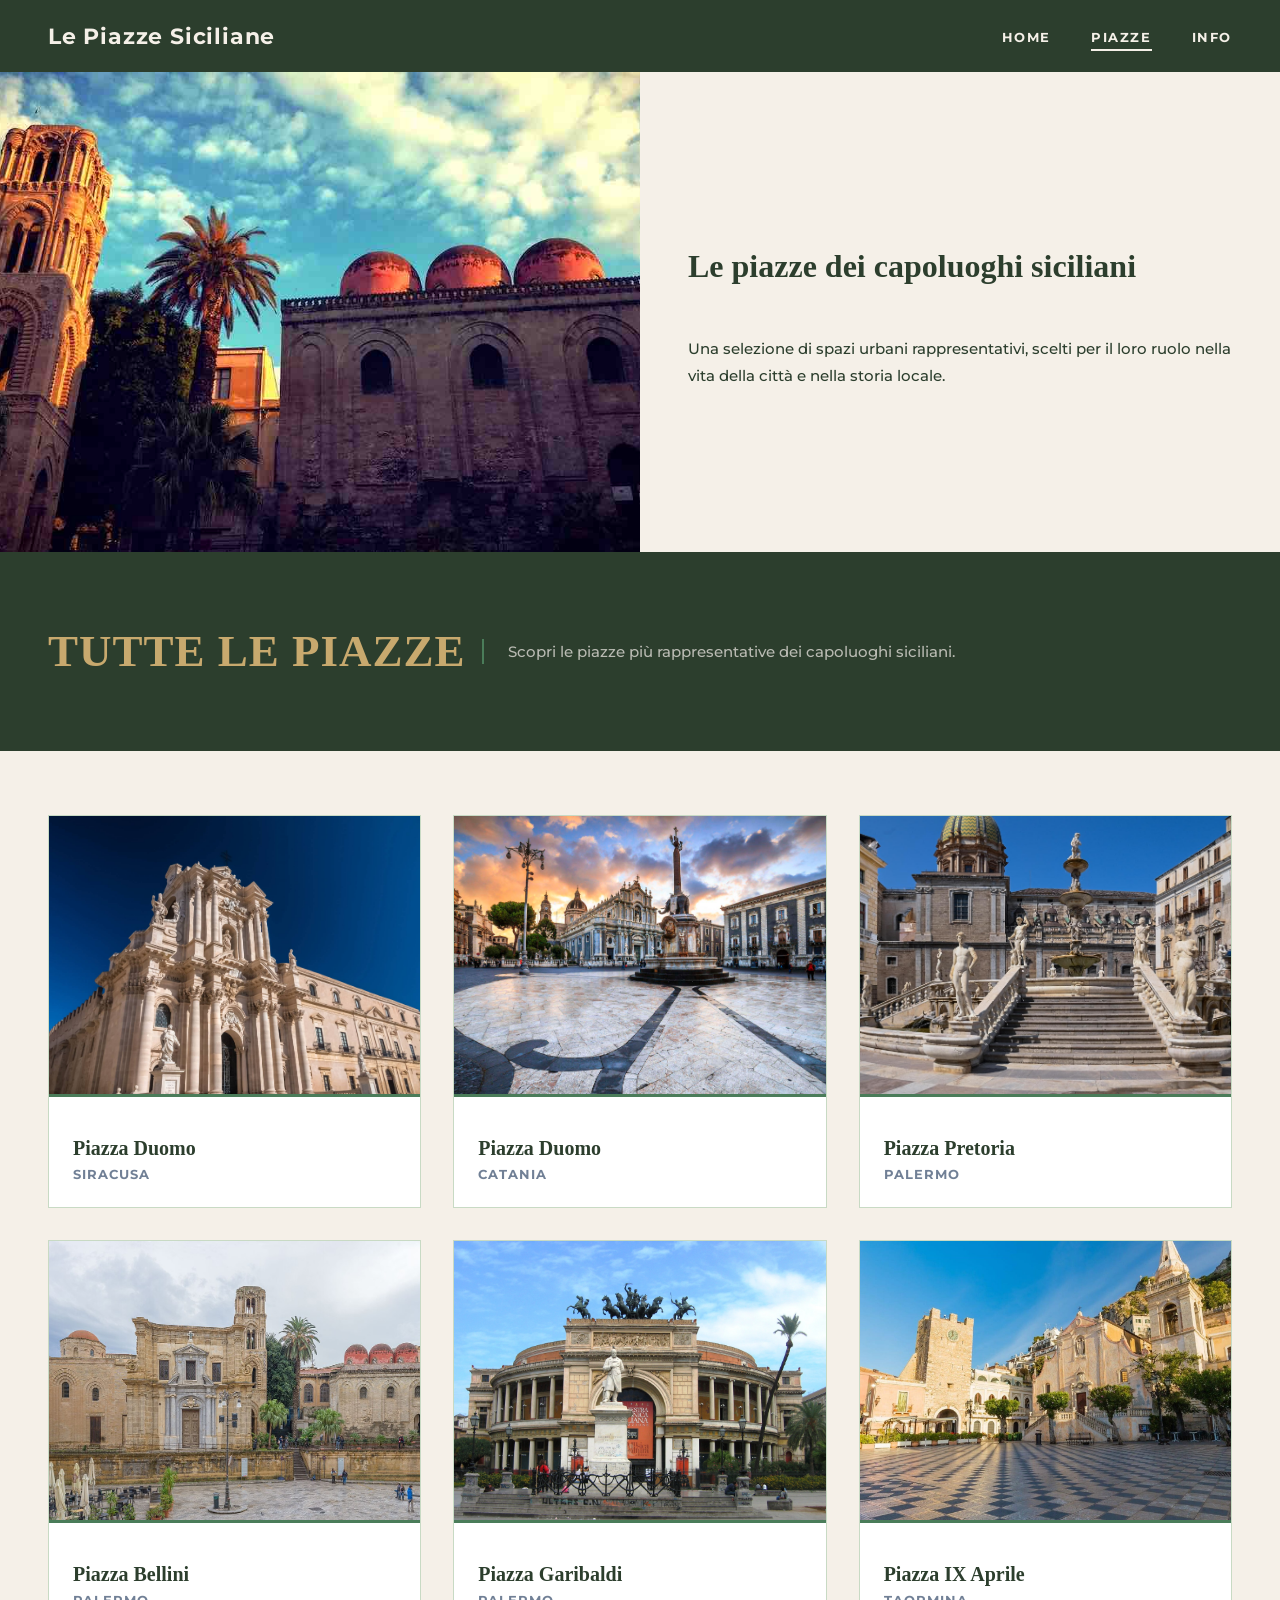
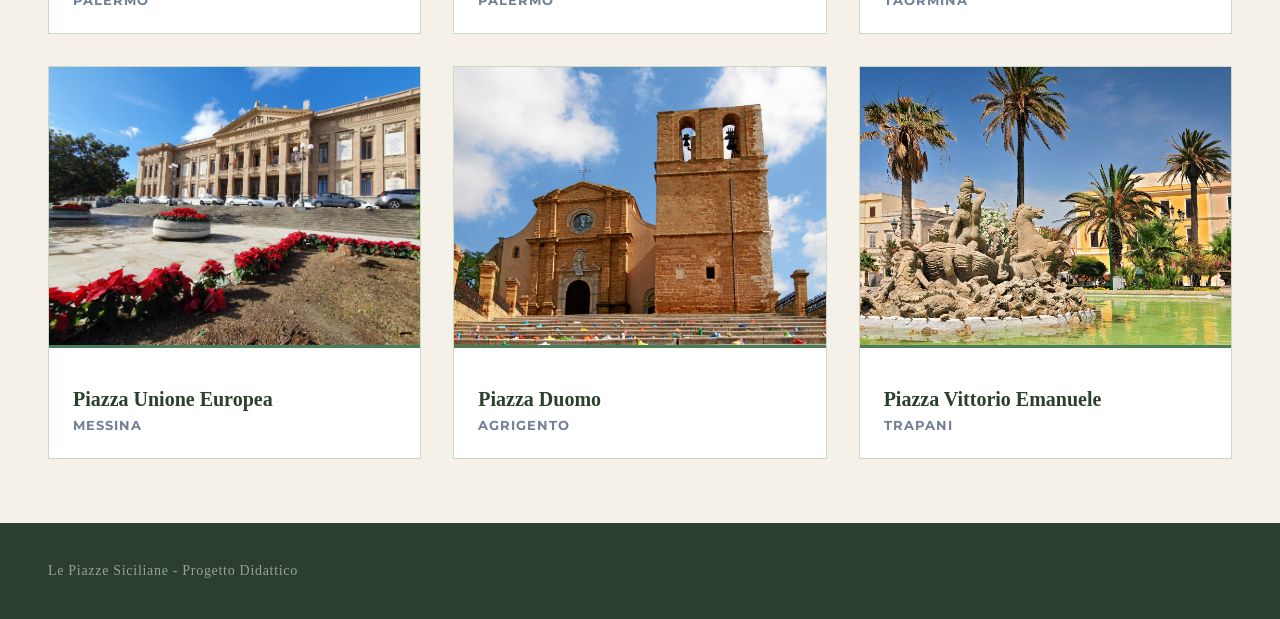
<file: piazze.html>
<!DOCTYPE html>
<html lang="it">
<head>
    <meta charset="UTF-8">
    <meta name="viewport" content="width=device-width, initial-scale=1.0">
    <title>Sito Piazze</title>
    <link rel="preconnect" href="https://fonts.googleapis.com">
    <link rel="preconnect" href="https://fonts.gstatic.com" crossorigin>
    <link href="https://fonts.googleapis.com/css2?family=Montserrat:ital,wght@0,100..900;1,100..900&display=swap" rel="stylesheet">
    <link rel="stylesheet" href="css/style.css">
    <link rel="stylesheet" href="css/piazze.css">
</head>
<body>
    <header>
        <a href="index.html" style="text-decoration:none;"><p>Le Piazze Siciliane</p></a>
        <nav>
            <ul>
                <li><a href="index.html">Home</a></li>
                <li><a href="piazze.html" class="attiva">Piazze</a></li>
                <li><a href="progetto.html">Info</a></li>
            </ul>
            <button class="hamburger" onclick="this.parentElement.classList.toggle('aperto')">
                <span></span>
                <span></span>
                <span></span>
            </button>
        </nav>
    </header>
    <main>
        <section class="hero-diviso">
            <div class="hero-diviso-img">
                <img src="img/copertina.jpg">
            </div>
            <div class="hero-diviso-testo">
                <h1>Le piazze dei capoluoghi siciliani</h1>
                <p>Una selezione di spazi urbani rappresentativi, scelti per il loro ruolo nella vita della città e nella storia locale.</p>
            </div>
        </section>
        <div class="banner-piazze">
            <h2>TUTTE LE PIAZZE</h2>
            <p>Scopri le piazze più rappresentative dei capoluoghi siciliani.</p>
        </div>
        <section class="sezione-piazze">
            <div class="griglia griglia-3">
                <div class="card-piazza">
                    <a href="piazza-duomo-sr.html" class="card-link">
                    <div class="immagine-piazza">
                        <img src="img/piazza-duomo-siracusa.jpg" alt="Piazza Duomo, Siracusa">
                    </div>
                    <div class="card-info">
                        <h3>Piazza Duomo</h3>
                        <span class="localita">Siracusa</span>
                    </div>
                    </a>
                </div>
                <div class="card-piazza">
                    <a href="piazza-duomo-ct.html" class="card-link">
                    <div class="immagine-piazza">
                        <img src="img/piazza-duomo-catania.jpg" alt="Piazza Duomo, Catania">
                    </div>
                    <div class="card-info">
                        <h3>Piazza Duomo</h3>
                        <span class="localita">Catania</span>
                    </div>
                    </a>
                </div>
                <div class="card-piazza">
                    <a href="piazza-pretoria-pa.html" class="card-link">
                    <div class="immagine-piazza">
                        <img src="img/piazza-pretoria-palermo.jpg" alt="Piazza Pretoria, Palermo">
                    </div>
                    <div class="card-info">
                        <h3>Piazza Pretoria</h3>
                        <span class="localita">Palermo</span>
                    </div>
                    </a>
                </div>
                <div class="card-piazza">
                    <div class="immagine-piazza">
                        <img src="img/piazza-bellini-palermo.jpg" alt="Piazza Bellini, Palermo">
                    </div>
                    <div class="card-info">
                        <h3>Piazza Bellini</h3>
                        <span class="localita">Palermo</span>
                    </div>
                </div>
                <div class="card-piazza">
                    <div class="immagine-piazza">
                        <img src="img/piazza-garibaldi-palermo.jpg" alt="Piazza Garibaldi, Palermo">
                    </div>
                    <div class="card-info">
                        <h3>Piazza Garibaldi</h3>
                        <span class="localita">Palermo</span>
                    </div>
                </div>
                <div class="card-piazza">
                    <a href="piazza-ix-aprile-ta.html" class="card-link">
                    <div class="immagine-piazza">
                        <img src="img/piazza-ix-aprile-taormina.jpg" alt="Piazza IX Aprile, Taormina">
                    </div>
                    <div class="card-info">
                        <h3>Piazza IX Aprile</h3>
                        <span class="localita">Taormina</span>
                    </div>
                    </a>
                </div>
                <div class="card-piazza">
                    <div class="immagine-piazza">
                        <img src="img/piazza-unione-europea-messina.jpg" alt="Piazza Unione Europea, Messina">
                    </div>
                    <div class="card-info">
                        <h3>Piazza Unione Europea</h3>
                        <span class="localita">Messina</span>
                    </div>
                </div>
                <div class="card-piazza">
                    <div class="immagine-piazza">
                        <img src="img/piazza-duomo-agrigento.jpg" alt="Piazza Duomo, Agrigento">
                    </div>
                    <div class="card-info">
                        <h3>Piazza Duomo</h3>
                        <span class="localita">Agrigento</span>
                    </div>
                </div>
                <div class="card-piazza">
                    <div class="immagine-piazza">
                        <img src="img/piazza-vittorio-emanuele-trapani.jpg" alt="Piazza Vittorio Emanuele, Trapani">
                    </div>
                    <div class="card-info">
                        <h3>Piazza Vittorio Emanuele</h3>
                        <span class="localita">Trapani</span>
                    </div>
                </div>
            </div>
        </section>
    </main>
    <footer>
        Le Piazze Siciliane - Progetto Didattico
    </footer>
</body>
</html>
</file>
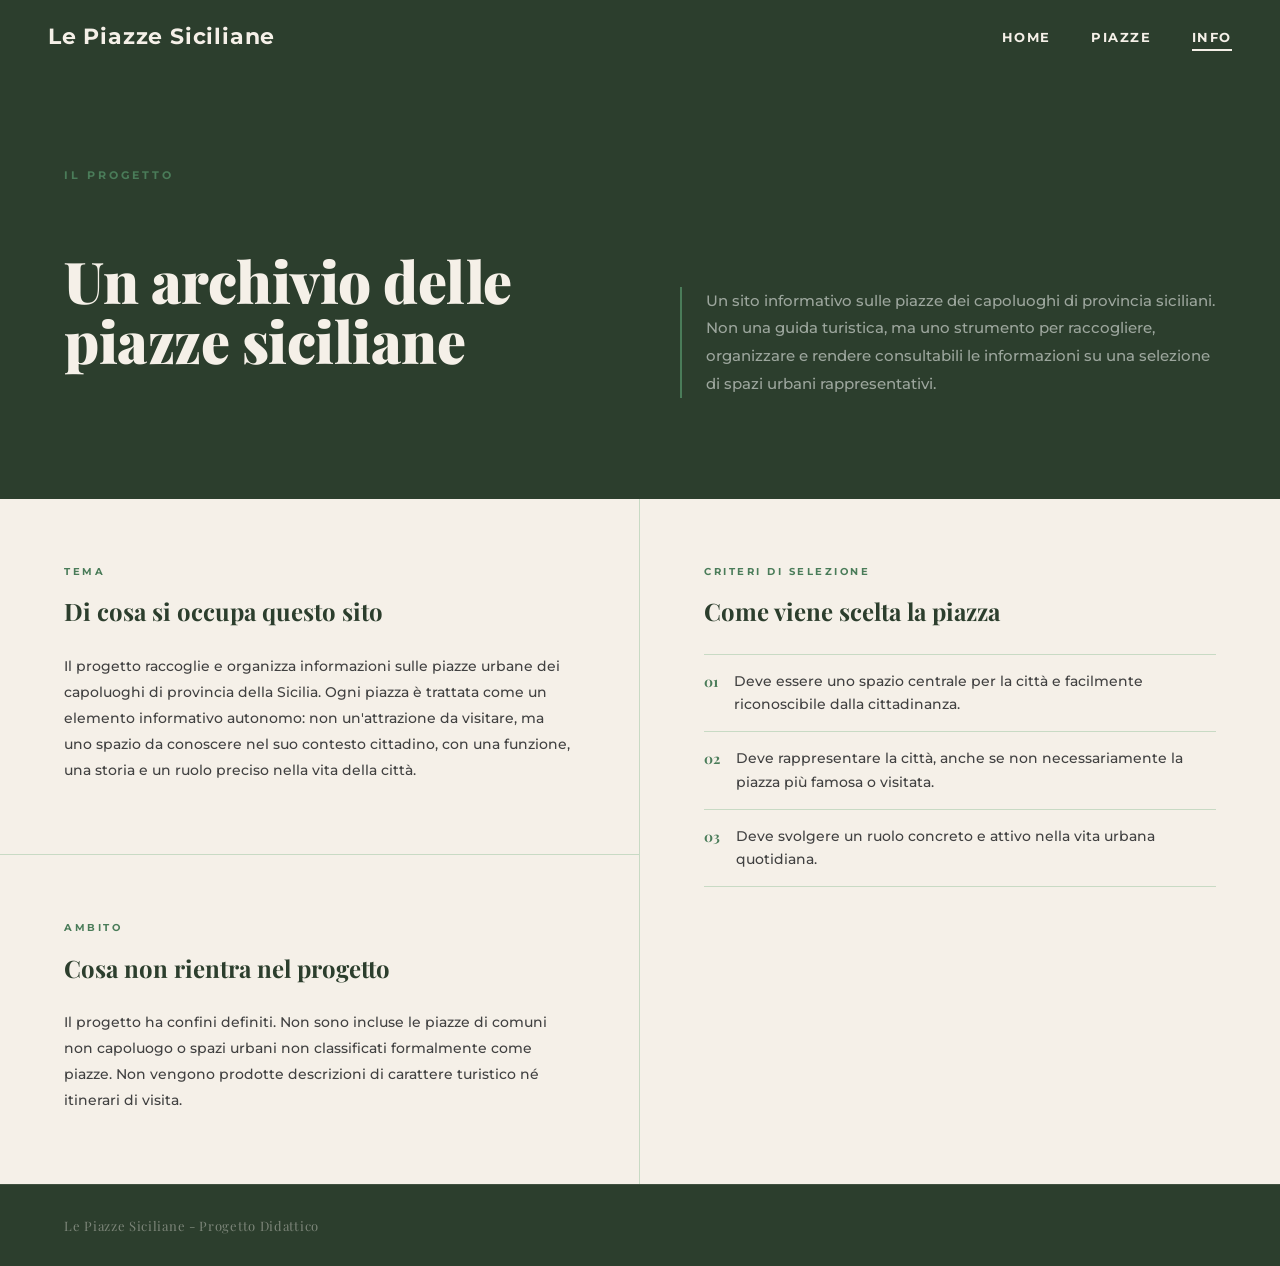
<file: progetto.html>
<!DOCTYPE html>
<html lang="it">
<head>
    <meta charset="UTF-8">
    <meta name="viewport" content="width=device-width, initial-scale=1.0">
    <title>Il Progetto — Le Piazze Siciliane</title>
    <link rel="preconnect" href="https://fonts.googleapis.com">
    <link rel="preconnect" href="https://fonts.gstatic.com" crossorigin>
    <link href="https://fonts.googleapis.com/css2?family=Montserrat:wght@300;400;600;700;900&family=Playfair+Display:ital,wght@0,400;0,700;0,900;1,400;1,700&display=swap" rel="stylesheet">
    <link rel="stylesheet" href="css/style.css">
    <link rel="stylesheet" href="css/progetto.css">
</head>
<body>
    <header>
        <a href="index.html" style="text-decoration:none;"><p>Le Piazze Siciliane</p></a>
        <nav>
            <ul>
                <li><a href="index.html">Home</a></li>
                <li><a href="piazze.html">Piazze</a></li>
                <li><a href="progetto.html" class="attiva">Info</a></li>
            </ul>
            <button class="hamburger" onclick="this.parentElement.classList.toggle('aperto')">
                <span></span><span></span><span></span>
            </button>
        </nav>
    </header>
    <main>
        <section class="progetto-hero">
            <div class="progetto-hero-sinistra">
                <span class="progetto-etichetta">Il Progetto</span>
                <h1>Un archivio delle piazze siciliane</h1>
            </div>
            <div class="progetto-hero-destra">
                <p>Un sito informativo sulle piazze dei capoluoghi di provincia siciliani. Non una guida turistica, ma uno strumento per raccogliere, organizzare e rendere consultabili le informazioni su una selezione di spazi urbani rappresentativi.</p>
            </div>
        </section>
        <div class="progetto-corpo">
            <div class="colonna-sinistra">
                <div class="blocco">
                    <p class="blocco-titolo">Tema</p>
                    <h2>Di cosa si occupa questo sito</h2>
                    <p>Il progetto raccoglie e organizza informazioni sulle piazze urbane dei capoluoghi di provincia della Sicilia. Ogni piazza è trattata come un elemento informativo autonomo: non un'attrazione da visitare, ma uno spazio da conoscere nel suo contesto cittadino, con una funzione, una storia e un ruolo preciso nella vita della città.</p>
                </div>
                <div class="blocco">
                    <p class="blocco-titolo">Ambito</p>
                    <h2>Cosa non rientra nel progetto</h2>
                    <p>Il progetto ha confini definiti. Non sono incluse le piazze di comuni non capoluogo o spazi urbani non classificati formalmente come piazze. Non vengono prodotte descrizioni di carattere turistico né itinerari di visita.</p>
                </div>
            </div>
            <div class="colonna-destra">
                <div class="blocco-criteri">
                    <p class="blocco-titolo">Criteri di selezione</p>
                    <h2>Come viene scelta la piazza</h2>
                    <ul class="lista-criteri">
                        <li>
                            <span class="criterio-num">01</span>
                            <span>Deve essere uno spazio centrale per la città e facilmente riconoscibile dalla cittadinanza.</span>
                        </li>
                        <li>
                            <span class="criterio-num">02</span>
                            <span>Deve rappresentare la città, anche se non necessariamente la piazza più famosa o visitata.</span>
                        </li>
                        <li>
                            <span class="criterio-num">03</span>
                            <span>Deve svolgere un ruolo concreto e attivo nella vita urbana quotidiana.</span>
                        </li>
                    </ul>
                </div>
            </div>
        </div>
    </main>
    <footer>
        Le Piazze Siciliane - Progetto Didattico
    </footer>
</body>
</html>
</file>
<file: css/style.css>
.montserrat {
  font-family: "Montserrat", sans-serif;
  font-optical-sizing: auto;
  font-weight: 400;
  font-style: normal;
}

.playfair-display {
  font-family: "Playfair Display", serif;
  font-optical-sizing: auto;
  font-weight: 400;
  font-style: normal;
}

@keyframes fadeUp {
    from { opacity: 0; transform: translateY(24px); }
    to { opacity: 1; transform: translateY(0); }
}

*, *::before, *::after {
    box-sizing: border-box;
}

html {
    background-color: var(--verde-scuro);
}

:root {
    --verde-scuro: #2C3E2D;
    --bianco: #F5F0E8;
    --verde: #4A7C59;
    --oro: #C8A96E;
    --grigio: #718096;
    --grigio-chiaro: #C8DAC4;
}

body {
    background-color: var(--bianco);
    font-family: "Montserrat", sans-serif;
    color: var(--verde-scuro);
    margin: 0 !important;
}

.sezione-piazze {
    max-width: 1440px;
    margin: 0 auto;
}

header {
    display: flex;
    align-items: center;
    justify-content: space-between;
    padding: 0 48px;
    height: 72px;
    background-color: var(--verde-scuro);
    position: sticky;
    top: 0;
    z-index: 100;
}

header p {
    font-family: "Montserrat", sans-serif;
    font-size: 22px;
    font-weight: 700;
    color: var(--bianco);
    letter-spacing: 0.8px;
}

nav ul {
    list-style: none;
    display: flex;
    gap: 40px;
}

nav ul li a {
    text-decoration: none;
    color: var(--bianco);
    font-size: 13px;
    font-weight: 700;
    letter-spacing: 1.6px;
    text-transform: uppercase;
    padding-bottom: 4px;
    border-bottom: 2px solid transparent;
    transition: border-color 0.2s, color 0.2s;
}

nav ul li a:hover {
    color: var(--verde);
    border-bottom-color: var(--verde);
}

nav ul li a.attiva {
    color: var(--bianco);
    border-bottom-color: var(--bianco);
}

.hamburger {
    display: none;
}

.hero {
    width: 100%;
    height: 520px;
    overflow: hidden;
    position: relative;
}

.hero img {
    width: 100%;
    height: 100%;
    object-fit: cover;
    display: block;
}

.hero-img {
    width: 100%;
    height: 100%;
    background: #ffffff;
    display: flex;
    align-items: center;
    justify-content: center;
}

.hero-img span {
    font-family: "Montserrat", sans-serif;
    font-size: 16px;
    color: rgba(200,169,110,0.4);
    letter-spacing: 3px;
    text-transform: uppercase;
}

.banner-piazze {
    width: 100%;
    background-color: var(--verde-scuro);
    padding: 36px 48px;
    display: flex;
    align-items: center;
    gap: 16px;
}

.banner-piazze h2 {
    font-family: "Playfair Display", serif;
    font-size: 45px;
    font-weight: 700;
    color: var(--oro);
    letter-spacing: 1px;
    white-space: nowrap;
    flex-shrink: 0;
}

.banner-piazze p {
    font-size: 15px;
    line-height: 1.7;
    color: rgba(245,240,235,0.7);
    font-weight: 500;
    border-left: 2px solid var(--verde);
    padding-left: 24px;
}

.sezione-piazze {
    padding: 64px 48px;
}

.griglia {
    display: grid;
    grid-template-columns: repeat(2, 1fr);
    gap: 32px;
    max-width: 960px;
    margin: 0 auto;
}

.card-piazza {
    background-color: #fff;
    border: 1px solid var(--grigio-chiaro);
    overflow: hidden;
    cursor: pointer;
    transition: transform 0.3s ease, box-shadow 0.3s ease;
}

.card-piazza:hover {
    transform: translateY(-4px);
    box-shadow: 0 16px 40px rgba(0,0,0,0.08);
}

.card-piazza .immagine-piazza {
    width: 100%;
    aspect-ratio: 4 / 3;
    overflow: hidden;
}

.card-piazza .immagine-piazza img {
    width: 100%;
    height: 100%;
    object-fit: cover;
    display: block;
    transition: transform 0.4s ease;
}

.card-piazza:hover .immagine-piazza img {
    transform: scale(1.05);
}

.img-piazza {
    width: 100%;
    height: 100%;
    background: #ffffff;
    display: flex;
    align-items: center;
    justify-content: center;
}

.img-piazza span {
    font-size: 48px;
    opacity: 0.3;
}

.card-info {
    padding: 20px 24px 24px;
    border-top: 3px solid var(--verde);
}

.card-link {
    text-decoration: none;
    color: inherit;
}

.card-info h3 {
    font-family: "Playfair Display", serif;
    font-size: 20px;
    font-weight: 600;
    color: var(--verde-scuro);
    margin-bottom: 4px;
}

.card-info .localita {
    font-size: 13px;
    font-weight: 700;
    color: var(--grigio);
    letter-spacing: 1px;
    text-transform: uppercase;
}

.btn-container {
    display: flex;
    justify-content: center;
    margin-top: 40px;
}

.btn-vedi-tutte {
    display: inline-block;
    text-decoration: none;
    color: var(--verde-scuro);
    border: 2px solid var(--verde-scuro);
    border-radius: 100px;
    padding: 14px 40px;
    font-size: 14px;
    font-weight: 700;
    letter-spacing: 1.6px;
    text-transform: uppercase;
    transition: background-color 0.25s, color 0.25s;
}

.btn-vedi-tutte:hover {
    background-color: var(--verde-scuro);
    color: var(--bianco);
}

footer {
    background-color: var(--verde-scuro);
    color: rgba(245,240,235,0.55);
    padding: 40px 48px;
    display: flex;
    align-items: center;
    font-family: "Playfair Display", serif;
    justify-content: space-between;
    font-size: 14px;
    letter-spacing: 0.7px;
}

header {
    animation: fadeUp 0.4s ease-out both;
}

.hero,
.hero-diviso {
    animation: fadeUp 0.5s ease-out 0.05s both;
}

.banner-piazze,
.intro {
    animation: fadeUp 0.5s ease-out 0.1s both;
}

.sezione-piazze,
.sezioni,
.sezione-testo,
.suggerite {
    animation: fadeUp 0.5s ease-out 0.15s both;
}

footer {
    animation: fadeUp 0.5s ease-out 0.2s both;
}

@media (max-width: 640px) {
    nav ul {
        display: none;
    }

    .hamburger {
        display: flex;
        flex-direction: column;
        gap: 5px;
        cursor: pointer;
        background: none;
        border: none;
        padding: 4px;
    }

    .hamburger span {
        display: block;
        width: 24px;
        height: 2px;
        background-color: var(--bianco);
        transition: all 0.3s;
    }

    nav.aperto ul {
        display: flex;
        flex-direction: column;
        gap: 0;
        position: absolute;
        top: 72px;
        left: 0;
        width: 100%;
        background-color: var(--verde-scuro);
        padding: 8px 0;
    }

    nav.aperto ul li a {
        display: block;
        padding: 14px 20px;
    }

    header { 
        padding: 0 20px; 
    }

    .banner-piazze {
        flex-direction: column;
        padding: 28px 20px;
    }

    .banner-piazze h2 {
        font-size: 32px;
    }

    .banner-piazze p {
        border-left: none;
        padding-left: 0;
        border-top: 2px solid var(--verde);
        padding-top: 16px;
        text-align: center;
    }

    .sezione-piazze {
        padding: 40px 20px;
    }

    .griglia {
        grid-template-columns: 1fr;
        gap: 24px;
    }

    footer { 
        flex-direction: column; 
        gap: 20px; 
        text-align: center; 
        padding: 32px 20px; 
    }
}
</file>
<file: css/piazze.css>
.hero-diviso {
    display: flex;
    height: 480px;
}

.hero-diviso-img {
    width: 50%;
    overflow: hidden;
    flex-shrink: 0;
}

.hero-diviso-img img {
    width: 100%;
    height: 100%;
    object-fit: cover;
    display: block;
}

.hero-diviso-placeholder {
    width: 100%;
    height: 100%;
    background-color: var(--grigio-chiaro);
}

.hero-diviso-testo {
    width: 50%;
    padding: 56px 48px;
    display: flex;
    flex-direction: column;
    justify-content: center;
    gap: 10px;
    background-color: var(--bianco);
}

.hero-diviso-testo h1 {
    font-family: "Playfair Display", serif;
    font-size: 32px;
    font-weight: 700;
    color: var(--verde-scuro);
    line-height: 1.2;
}

.hero-diviso-testo p {
    font-size: 15px;
    line-height: 1.75;
    color: var(--verde-scuro);
    font-weight: 500;
}

.banner-sezione {
    width: 100%;
    background-color: var(--verde-scuro);
    padding: 28px 48px;
}

.banner-sezione h2 {
    font-family: "Playfair Display", serif;
    font-size: 45px;
    font-weight: 900;
    color: var(--verde);
    letter-spacing: 0.08em;
}

.sezione-testo {
    padding: 48px;
    background-color: var(--bianco);
}

.testo-contenuto {
    max-width: 760px;
    display: flex;
    flex-direction: column;
    gap: 16px;
}

.testo-contenuto p {
    font-size: 15px;
    line-height: 1.8;
    color: var(--verde-scuro);
    font-weight: 500;
}

.griglia-3 {
    grid-template-columns: repeat(3, 1fr) !important;
    max-width: 1200px !important;
}

@media (max-width: 960px) {
    .griglia-3 {
        grid-template-columns: repeat(2, 1fr) !important;
    }
}

@media (max-width: 640px) {
    .hero-diviso {
        flex-direction: column;
        height: auto;
    }

    .hero-diviso-img {
        width: 100%;
        height: 260px;
    }

    .hero-diviso-testo {
        width: 100%;
        padding: 32px 20px;
    }

    .hero-diviso-testo h1 {
        font-size: 24px;
    }

    .banner-sezione {
        padding: 22px 20px;
    }

    .banner-sezione h2 {
        font-size: 25px;
    }

    .sezione-testo {
        padding: 32px 20px;
    }

    .griglia-3 {
        grid-template-columns: 1fr !important;
    }
}
</file>
<file: css/piazze-singole.css>
:root {
    --verde-scuro: #2C3E2D;
    --bianco: #F5F0E8;
    --verde: #4A7C59;
    --oro: #C8A96E;
    --grigio: #718096;
    --grigio-chiaro: #C8DAC4;
}

*, *::before, *::after {
    box-sizing: border-box;
}

body {
    background-color: var(--bianco);
    font-family: "Montserrat", sans-serif;
    color: var(--verde-scuro);
    margin: 0 !important;
}

header {
    display: flex;
    align-items: center;
    justify-content: space-between;
    padding: 0 48px;
    height: 72px;
    background-color: var(--verde-scuro);
    position: sticky;
    top: 0;
    z-index: 100;
}

header p {
    font-family: "Montserrat", sans-serif;
    font-size: 22px;
    font-weight: 700;
    color: var(--bianco);
    letter-spacing: 0.8px;
}

nav ul {
    list-style: none;
    display: flex;
    gap: 40px;
}

nav ul li a {
    text-decoration: none;
    color: var(--bianco);
    font-size: 13px;
    font-weight: 700;
    letter-spacing: 1.6px;
    text-transform: uppercase;
    padding-bottom: 4px;
    border-bottom: 2px solid transparent;
    transition: border-color 0.2s, color 0.2s;
}

nav ul li a:hover {
    color: var(--verde);
    border-bottom-color: var(--verde);
}

.hamburger { 
    display: none; 
}

.hero {
    position: relative;
    width: 100%;
    height: 90vh;
    min-height: 560px;
    overflow: hidden;
}

.hero-background {
    position: absolute;
    inset: 0;
    background-color: var(--grigio-chiaro);
}

.hero-background img {
    width: 100%;
    height: 100%;
    object-fit: cover;
    display: block;
}

.hero-sfumatura {
    position: absolute;
    inset: 0;
    background: linear-gradient(
        160deg,
        rgba(44,62,45,0.15) 0%,
        rgba(44,62,45,0.72) 100%
    );
}

.hero-contenuto {
    position: absolute;
    bottom: 0;
    left: 0;
    right: 0;
    padding: 56px 64px;
    display: flex;
    flex-direction: column;
    gap: 0;
}

.hero-tag {
    font-size: 11px;
    font-weight: 700;
    letter-spacing: 3px;
    text-transform: uppercase;
    color: var(--grigio-chiaro);
    margin-bottom: 12px;
}

.hero-tag a {
    color: inherit;
    text-decoration: none;
}

.hero-tag a:hover {
    color: white;
}

.hero h1 {
    font-family: "Playfair Display", serif;
    font-size: clamp(52px, 8vw, 96px);
    font-weight: 900;
    color: var(--bianco);
    line-height: 0.95;
    letter-spacing: -1px;
    margin-bottom: 20px;
}

.hero-meta {
    display: flex;
    align-items: center;
    gap: 20px;
}

.hero-meta .linea {
    width: 40px;
    height: 2px;
    background-color: var(--bianco);
    flex-shrink: 0;
}

.hero-meta span {
    font-size: 13px;
    font-weight: 600;
    letter-spacing: 2px;
    text-transform: uppercase;
    color: var(--bianco)
}

.intro {
    background-color: var(--verde-scuro);
    padding: 52px 64px;
    display: grid;
    grid-template-columns: 1fr 1fr;
    gap: 48px;
    align-items: center;
}

.intro-frase {
    font-family: "Playfair Display", serif;
    font-size: 22px;
    font-style: italic;
    font-weight: 400;
    line-height: 1.6;
    color: var(--bianco);
}

.intro-dati {
    display: flex;
    flex-direction: column;
    gap: 20px;
    border-left: 1px solid rgba(200,218,196,0.2);
    padding-left: 48px;
}

.dato {
    display: flex;
    flex-direction: column;
    gap: 4px;
}

.dato-valore {
    font-family: "Playfair Display", serif;
    font-size: 32px;
    font-weight: 700;
    color: var(--verde);
    line-height: 1;
}

.dato-label {
    font-size: 10px;
    font-weight: 700;
    letter-spacing: 2px;
    text-transform: uppercase;
    color: rgba(250,252,249,0.4);
}

.sezioni {
    padding: 20px 64px;
    display: flex;
    flex-direction: row;
    gap: 50px;
    max-width: 1440px;
    margin: 0 auto;
}

.sezione {
    display: flex;
    flex-direction: column;
    padding: 20px 0 0 0;
}

.sezione:last-child {
    border-bottom: none;
}

.sezione-intestazione {
    display: flex;
    flex-direction: column;
    padding-top: 6px;
}

.sezione-numero {
    font-family: "Playfair Display", serif;
    font-size: 80px;
    font-weight: 900;
    line-height: 1;
    color: var(--verde);
    letter-spacing: -2px;
}

.sezione-titolo {
    font-family: "Playfair Display", serif;
    font-size: 24px;
    font-weight: 700;
    color: var(--verde);
    line-height: 1.2;
}

.sezione-corpo {
    display: flex;
    flex-direction: column;
    gap: 20px;
}

.sezione-corpo p {
    font-size: 15px;
    line-height: 1.9;
    color: #3a4a3b;
    font-weight: 500;
    max-width: 65ch;
}

.pull-quote {
    padding: 24px 0 24px 28px;
    border-left: 3px solid var(--verde);
    font-family: "Playfair Display", serif;
    font-size: 18px;
    font-style: italic;
    line-height: 1.6;
    color: var(--verde);
}

.suggerite {
    background-color: var(--verde-scuro);
    padding: 64px 64px 72px;
}

.suggerite-header {
    display: flex;
    align-items: baseline;
    justify-content: space-between;
    margin-bottom: 40px;
}

.suggerite-header h2 {
    font-family: "Playfair Display", serif;
    font-size: 36px;
    font-weight: 700;
    color: var(--bianco);
}

.suggerite-header a {
    font-size: 11px;
    font-weight: 700;
    letter-spacing: 2px;
    text-transform: uppercase;
    color: var(--grigio-chiaro);
    text-decoration: none;
    border-bottom: 1px solid rgba(200,218,196,0.3);
    padding-bottom: 2px;
    transition: color 0.2s, border-color 0.2s;
}

.suggerite-header a:hover {
    color: var(--bianco);
    border-color: var(--bianco);
}

.griglia-suggerite {
    display: grid;
    grid-template-columns: repeat(3, 1fr);
    gap: 24px;
}

.card-piazza {
    background-color: rgba(250,252,249,0.04);
    border: 1px solid rgba(200,218,196,0.15);
    overflow: hidden;
    cursor: pointer;
    transition: transform 0.3s ease, background-color 0.3s;
}

.card-piazza:hover {
    transform: translateY(-4px);
    background-color: rgba(250,252,249,0.08);
}

.card-piazza .immagine-piazza {
    width: 100%;
    aspect-ratio: 4 / 3;
    overflow: hidden;
}

.card-piazza .immagine-piazza img {
    width: 100%;
    height: 100%;
    object-fit: cover;
    display: block;
    transition: transform 0.4s ease;
}

.card-piazza:hover .immagine-piazza img {
    transform: scale(1.05);
}

.img-placeholder {
    width: 100%;
    height: 100%;
    background-color: rgba(200,218,196,0.12);
}

.card-info {
    padding: 18px 20px 20px;
    border-top: 2px solid var(--verde);
}

.card-info h3 {
    font-family: "Playfair Display", serif;
    font-size: 18px;
    font-weight: 600;
    color: var(--bianco);
    margin-bottom: 4px;
}

.card-info .localita {
    font-size: 11px;
    font-weight: 700;
    color: var(--grigio-chiaro);
    letter-spacing: 1.5px;
    text-transform: uppercase;
}

/* ── FOOTER ── */
footer {
    background-color: var(--verde-scuro);
    border-top: 1px solid rgba(200,218,196,0.12);
    color: rgba(245,240,235,0.4);
    padding: 32px 64px;
    font-family: "Playfair Display", serif;
    font-size: 13px;
    letter-spacing: 0.7px;
}

@media (max-width: 900px) {
    header { padding: 0 24px; }

    .hero-contenuto { padding: 40px 32px; }

    .intro {
        grid-template-columns: 1fr;
        gap: 36px;
        padding: 40px 32px;
    }

    .intro-dati {
        border-left: none;
        padding-left: 0;
        border-top: 1px solid rgba(200,218,196,0.2);
        padding-top: 36px;
        flex-direction: row;
        flex-wrap: wrap;
        gap: 28px;
    }

    .sezioni { padding: 48px 32px; }

    .sezione {
        grid-template-columns: 1fr;
        gap: 20px;
        padding: 44px 0;
    }

    .sezione-intestazione {
        flex-direction: row;
        align-items: baseline;
        gap: 16px;
    }

    .sezione-numero { font-size: 48px; }

    .suggerite { padding: 48px 32px 56px; }

    .griglia-suggerite {
        grid-template-columns: repeat(2, 1fr);
    }

    footer { padding: 28px 32px; }
}

@media (max-width: 640px) {
    nav ul { display: none; }

    .hamburger {
        display: flex;
        flex-direction: column;
        gap: 5px;
        cursor: pointer;
        background: none;
        border: none;
        padding: 4px;
    }

    .hamburger span {
        display: block;
        width: 24px;
        height: 2px;
        background-color: var(--bianco);
    }

    nav.aperto ul {
        display: flex;
        flex-direction: column;
        gap: 0;
        position: absolute;
        top: 72px;
        left: 0;
        width: 100%;
        background-color: var(--verde-scuro);
        padding: 8px 0;
    }

    nav.aperto ul li a {
        display: block;
        padding: 14px 20px;
    }

    header { 
        padding: 0 20px; 
    }

    .hero { 
        height: 70vh; min-height: 420px; 
    }

    .hero-contenuto { 
        padding: 28px 20px; 
    }

    .intro { 
        padding: 32px 20px; 
    }
    .intro-frase { 
        font-size: 18px; 
    }

    .sezioni { 
        padding: 36px 20px; 
    }

    .suggerite { 
        padding: 40px 20px 52px; 
    }

    .suggerite-header { 
        flex-direction: column; gap: 12px; align-items: flex-start; 
    }

    .griglia-suggerite { 
        grid-template-columns: 1fr; 
    }

    footer { 
        padding: 24px 20px; 
    }
}
</file>
<file: css/progetto.css>
:root {
    --verde-scuro: #2C3E2D;
    --bianco: #F5F0E8;
    --verde: #4A7C59;
    --oro: #C8A96E;
    --grigio: #718096;
    --grigio-chiaro: #C8DAC4;
}

@keyframes fadeUp {
    from { opacity: 0; transform: translateY(24px); }
    to   { opacity: 1; transform: translateY(0); }
}

*, *::before, *::after {
    box-sizing: border-box;
}

body {
    background-color: var(--bianco);
    font-family: "Montserrat", sans-serif;
    color: var(--verde-scuro);
    margin: 0 !important;
}

/* ── HEADER ── */
header {
    display: flex;
    align-items: center;
    justify-content: space-between;
    padding: 0 48px;
    height: 72px;
    background-color: var(--verde-scuro);
    position: sticky;
    top: 0;
    z-index: 100;
    animation: fadeUp 0.4s ease-out both;
}

header p {
    font-family: "Montserrat", sans-serif;
    font-size: 22px;
    font-weight: 700;
    color: var(--bianco);
    letter-spacing: 0.8px;
}

nav ul {
    list-style: none;
    display: flex;
    gap: 40px;
}

nav ul li a {
    text-decoration: none;
    color: var(--bianco);
    font-size: 13px;
    font-weight: 700;
    letter-spacing: 1.6px;
    text-transform: uppercase;
    padding-bottom: 4px;
    border-bottom: 2px solid transparent;
    transition: border-color 0.2s, color 0.2s;
}

nav ul li a:hover {
    color: var(--verde);
    border-bottom-color: var(--verde);
}

.hamburger { display: none; }

/* ── HERO ── */
.progetto-hero {
    background-color: var(--verde-scuro);
    padding: 96px 64px 80px;
    display: grid;
    grid-template-columns: 1fr 1fr;
    gap: 80px;
    align-items: end;
    animation: fadeUp 0.5s ease-out 0.05s both;
}

.progetto-hero-sinistra {
    display: flex;
    flex-direction: column;
    gap: 20px;
}

.progetto-etichetta {
    font-size: 11px;
    font-weight: 700;
    letter-spacing: 3px;
    text-transform: uppercase;
    color: var(--verde);
}

.progetto-hero-sinistra h1 {
    font-family: "Playfair Display", serif;
    font-size: clamp(36px, 4.5vw, 60px);
    font-weight: 900;
    color: var(--bianco);
    line-height: 1.05;
    letter-spacing: -0.5px;
}

.progetto-hero-destra {
    padding-bottom: 6px;
}

.progetto-hero-destra p {
    font-size: 15px;
    line-height: 1.85;
    color: rgba(250,252,249,0.55);
    font-weight: 500;
    border-left: 2px solid var(--verde);
    padding-left: 24px;
}

/* ── STRISCIA DATI ── */
.striscia-dati {
    background-color: var(--verde);
    padding: 0 64px;
    display: flex;
    animation: fadeUp 0.5s ease-out 0.1s both;
}

.striscia-dato {
    flex: 1;
    padding: 28px 32px;
    display: flex;
    flex-direction: column;
    gap: 5px;
    border-right: 1px solid rgba(250,252,249,0.2);
}

.striscia-dato:first-child { padding-left: 0; }
.striscia-dato:last-child  { border-right: none; }

.striscia-dato-valore {
    font-family: "Playfair Display", serif;
    font-size: 30px;
    font-weight: 700;
    color: var(--bianco);
    line-height: 1;
}

.striscia-dato-label {
    font-size: 10px;
    font-weight: 700;
    letter-spacing: 2px;
    text-transform: uppercase;
    color: rgba(250,252,249,0.6);
}

/* ── CORPO ── */
.progetto-corpo {
    display: grid;
    grid-template-columns: 1fr 1fr;
    animation: fadeUp 0.5s ease-out 0.15s both;
    max-width: 1440px;
    margin: 0 auto;
}

.colonna-sinistra {
    border-right: 1px solid var(--grigio-chiaro);
}

.blocco {
    padding: 56px 64px;
    border-bottom: 1px solid var(--grigio-chiaro);
}

.blocco:last-child { border-bottom: none; }

.blocco-titolo {
    font-size: 10px;
    font-weight: 700;
    letter-spacing: 2.5px;
    text-transform: uppercase;
    color: var(--verde);
    margin-bottom: 16px;
}

.blocco h2 {
    font-family: "Playfair Display", serif;
    font-size: 24px;
    font-weight: 700;
    color: var(--verde-scuro);
    line-height: 1.2;
    margin-bottom: 28px;
}

.blocco p:not(.blocco-titolo) {
    font-size: 14px;
    line-height: 1.85;
    color: #414141;
    font-weight: 500;
}

.blocco-criteri {
    padding: 56px 64px;
}

.blocco-criteri .blocco-titolo {
    font-size: 10px;
    font-weight: 700;
    letter-spacing: 2.5px;
    text-transform: uppercase;
    color: var(--verde);
    margin-bottom: 16px;
}

.blocco-criteri h2 {
    font-family: "Playfair Display", serif;
    font-size: 24px;
    font-weight: 700;
    color: var(--verde-scuro);
    line-height: 1.2;
    margin-bottom: 28px;
}

.lista-criteri {
    list-style: none;
    padding: 0px;
}

.lista-criteri li {
    display: flex;
    align-items: flex-start;
    gap: 16px;
    padding: 15px 0;
    border-top: 1px solid var(--grigio-chiaro);
    font-size: 14px;
    line-height: 1.65;
    color: #414141;
    font-weight: 500;
}

.lista-criteri li:last-child {
    border-bottom: 1px solid var(--grigio-chiaro);
}

.criterio-num {
    font-family: "Playfair Display", serif;
    font-size: 14px;
    font-weight: 700;
    color: var(--verde);
    flex-shrink: 0;
}

.blocco-struttura {
    padding: 56px 64px;
}

.blocco-struttura .blocco-titolo {
    font-size: 10px;
    font-weight: 700;
    letter-spacing: 2.5px;
    text-transform: uppercase;
    color: var(--verde);
    margin-bottom: 16px;
}

.blocco-struttura h2 {
    font-family: "Playfair Display", serif;
    font-size: 24px;
    font-weight: 700;
    color: var(--verde-scuro);
    line-height: 1.2;
    margin-bottom: 28px;
}

.struttura-griglia {
    display: grid;
    grid-template-columns: 1fr 1fr;
    gap: 2px;
    background-color: var(--grigio-chiaro);
    border: 1px solid var(--grigio-chiaro);
}

.struttura-cella {
    background-color: var(--bianco);
    padding: 16px 18px;
    display: flex;
    flex-direction: column;
    gap: 5px;
}

.struttura-cella-tipo {
    font-size: 9px;
    font-weight: 700;
    letter-spacing: 2px;
    text-transform: uppercase;
    color: var(--grigio-chiaro);
}

.struttura-cella-tipo.principale {
    color: var(--verde);
}

.struttura-cella-nome {
    font-size: 13px;
    font-weight: 600;
    color: var(--verde-scuro);
}

/* ── CHIUSURA ── */
.progetto-chiusura {
    background-color: var(--verde-scuro);
    padding: 64px;
    display: flex;
    align-items: center;
    justify-content: space-between;
    gap: 48px;
    animation: fadeUp 0.5s ease-out 0.2s both;
}

.chiusura-testo {
    font-family: "Playfair Display", serif;
    font-size: 20px;
    font-style: italic;
    font-weight: 400;
    color: rgba(250,252,249,0.45);
    max-width: 600px;
    line-height: 1.65;
}

.chiusura-testo em {
    color: var(--bianco);
    font-style: normal;
}

/* ── FOOTER ── */
footer {
    background-color: var(--verde-scuro);
    border-top: 1px solid rgba(200,218,196,0.12);
    color: rgba(245,240,235,0.4);
    padding: 32px 64px;
    font-family: "Playfair Display", serif;
    font-size: 13px;
    letter-spacing: 0.7px;
    animation: fadeUp 0.5s ease-out 0.25s both;
}

/* ── RESPONSIVE ── */
@media (max-width: 960px) {
    .progetto-hero {
        grid-template-columns: 1fr;
        gap: 28px;
        padding: 64px 32px 52px;
    }

    .striscia-dati {
        padding: 0 32px;
        flex-wrap: wrap;
    }

    .striscia-dato {
        flex: 1 1 40%;
        border-right: none;
        border-bottom: 1px solid rgba(250,252,249,0.2);
        padding-left: 0;
    }

    .progetto-corpo {
        grid-template-columns: 1fr;
    }

    .colonna-sinistra {
        border-right: none;
    }

    .blocco,
    .blocco-criteri,
    .blocco-struttura {
        padding: 40px 32px;
    }

    .progetto-chiusura {
        flex-direction: column;
        align-items: flex-start;
        padding: 48px 32px;
        gap: 24px;
    }

    footer { padding: 28px 32px; }
}

@media (max-width: 640px) {
    nav ul { display: none; }

    .hamburger {
        display: flex;
        flex-direction: column;
        gap: 5px;
        cursor: pointer;
        background: none;
        border: none;
        padding: 4px;
    }

    .hamburger span {
        display: block;
        width: 24px;
        height: 2px;
        background-color: var(--bianco);
    }

    nav.aperto ul {
        display: flex;
        flex-direction: column;
        gap: 0;
        position: absolute;
        top: 72px;
        left: 0;
        width: 100%;
        background-color: var(--verde-scuro);
        padding: 8px 0;
    }

    nav.aperto ul li a {
        display: block;
        padding: 14px 20px;
    }

    header { padding: 0 20px; }

    .progetto-hero { padding: 48px 20px 40px; }

    .striscia-dati { padding: 0 20px; }

    .blocco,
    .blocco-criteri,
    .blocco-struttura { padding: 36px 20px; }

    .struttura-griglia { grid-template-columns: 1fr; }

    .progetto-chiusura { padding: 40px 20px; }

    footer { padding: 24px 20px; }
}
</file>
